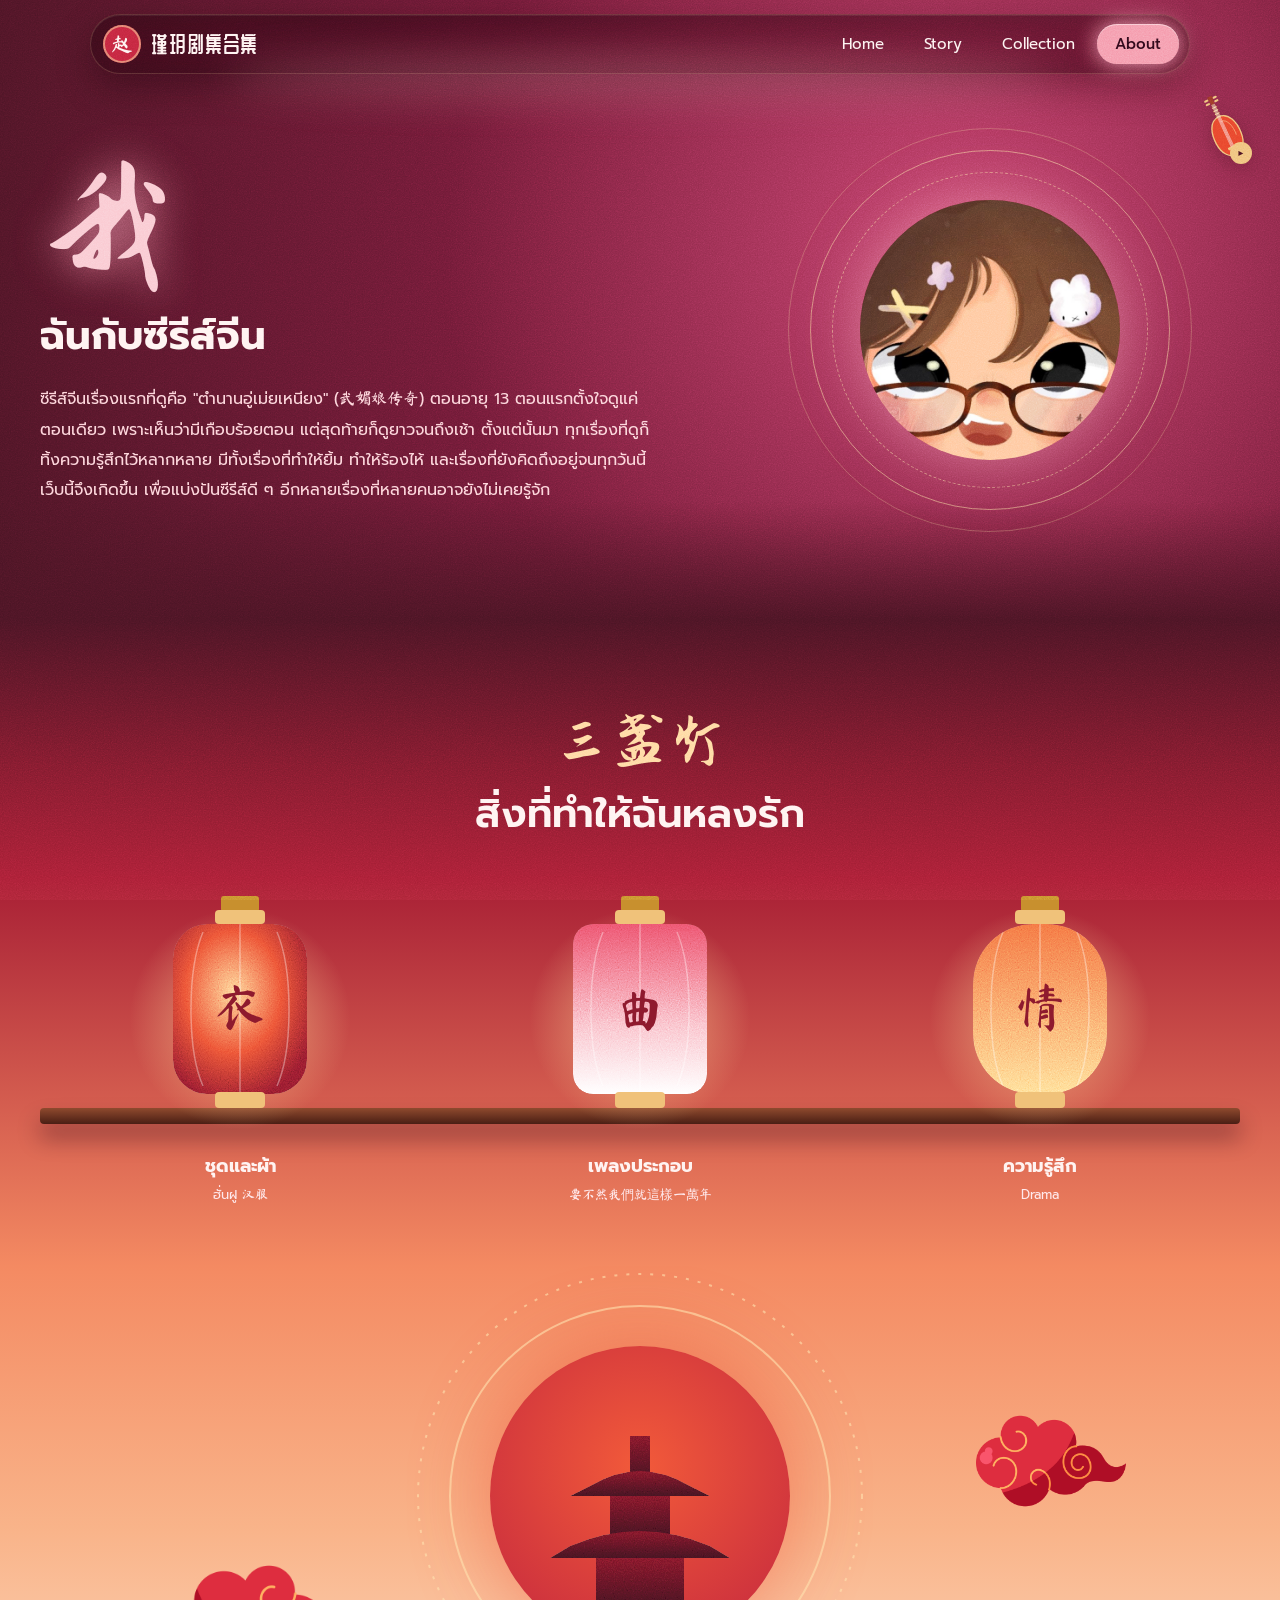
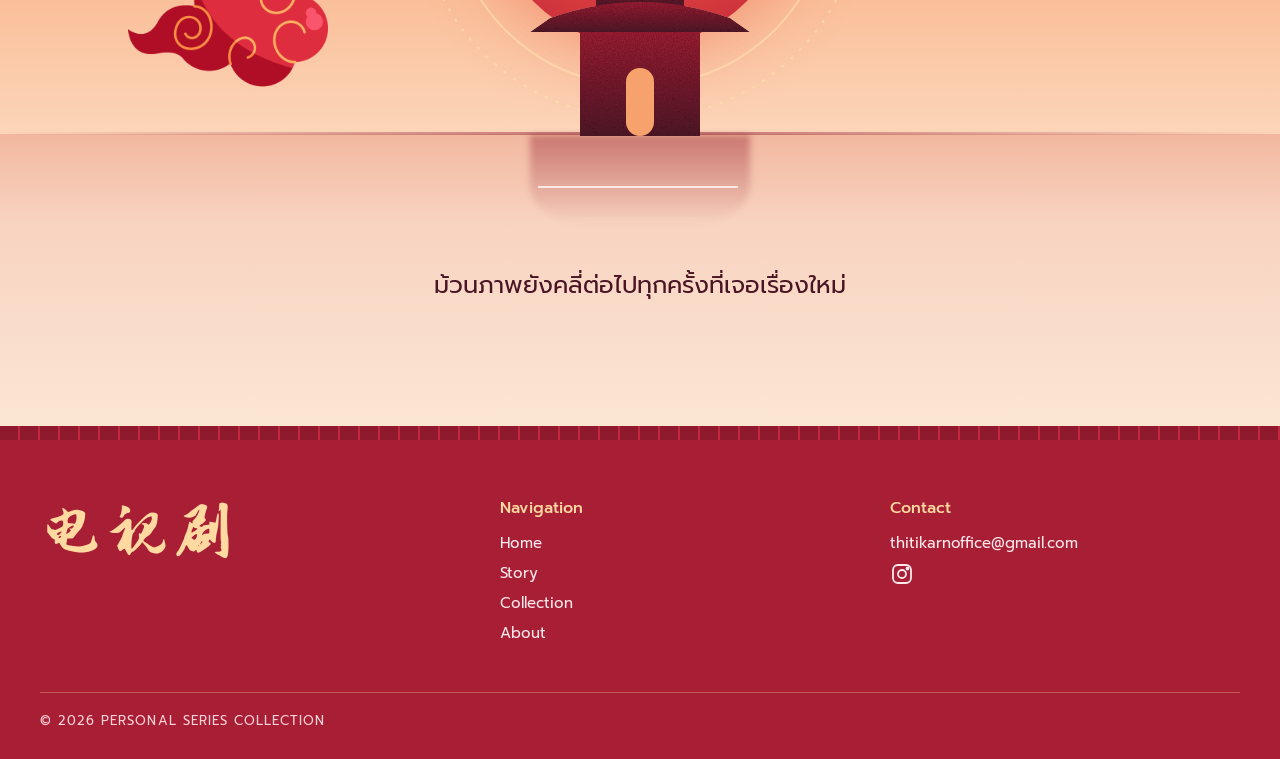
<file: about.html>
<!DOCTYPE html>
<html lang="th">
<head>
  <meta charset="UTF-8">
  <meta name="viewport" content="width=device-width, initial-scale=1.0">
  <title>About · 瑾玥剧集合集</title>

  <link rel="icon" href="data:image/svg+xml,%3Csvg xmlns=%27http://www.w3.org/2000/svg%27 viewBox=%270 0 64 64%27%3E%3Ccircle cx=%2732%27 cy=%2732%27 r=%2730%27 fill=%27%23C3263E%27 stroke=%27%23FFD9A0%27 stroke-width=%273%27/%3E%3Ctext x=%2732%27 y=%2744%27 font-size=%2734%27 text-anchor=%27middle%27 fill=%27%23FFF3F1%27 font-family=%27serif%27%3E%E8%B5%B5%3C/text%3E%3C/svg%3E">

  <!-- ฟอนต์ -->
  <link rel="preconnect" href="https://fonts.googleapis.com">
  <link rel="preconnect" href="https://fonts.gstatic.com" crossorigin>
  <link href="https://fonts.googleapis.com/css2?family=Ma+Shan+Zheng&family=Noto+Sans+Thai:wght@400;500;600&family=Prompt:wght@300;400;500;600;700&family=ZCOOL+QingKe+HuangYou&family=Zhi+Mang+Xing&display=swap" rel="stylesheet">

  <!-- สไตล์ -->
  <link rel="stylesheet" href="css/style.css">
</head>
<body>

  <!-- ส่วนหัว -->
  <header class="site-header">
    <!-- โลโก้ -->
    <a class="logo" href="index.html">
      <span class="logo-seal">赵</span>
      <span class="logo-name">瑾玥剧集合集</span>
    </a>

    <!-- ปุ่มเมนูมือถือ -->
    <button class="menu-btn" aria-label="เมนู">
      <span></span><span></span><span></span>
    </button>

    <!-- เมนู -->
    <nav class="nav">
      <span class="nav-bead" aria-hidden="true"></span>
      <a href="index.html" data-color="#F0C27A">Home</a>
      <a href="story.html" data-color="#F58A6E">Story</a>
      <a href="collection.html" data-color="#FF7A5C">Collection</a>
      <a href="about.html" data-color="#F59AAC" class="active">About</a>
    </nav>
  </header>

  <!-- เพลง -->
  <audio id="bgm" src="audio/theme.mp3" loop preload="auto"></audio>
  <button class="music-btn" id="music-btn" aria-label="เปิด/หยุดเพลง" title="เปิด/หยุดเพลง">
    <!-- ผีผา -->
    <svg viewBox="0 0 40 80" aria-hidden="true">
      <!-- หัว -->
      <path d="M17 2 H23 L22 12 H18Z" fill="#9C3A28"/>
      <rect x="12" y="4" width="5" height="2.4" rx="1" fill="#F0C27A"/>
      <rect x="23" y="4" width="5" height="2.4" rx="1" fill="#F0C27A"/>
      <rect x="12" y="8.5" width="5" height="2.4" rx="1" fill="#F0C27A"/>
      <rect x="23" y="8.5" width="5" height="2.4" rx="1" fill="#F0C27A"/>
      <!-- คอ -->
      <rect x="17.5" y="12" width="5" height="20" fill="#9C3A28"/>
      <path d="M17 16 H23 M17 20 H23 M17 24 H23 M17 28 H23" stroke="#F0C27A" stroke-width="1.2"/>
      <!-- ตัว -->
      <path d="M20 28 C33 28 37 44 36 56 C35 70 28 77 20 77 C12 77 5 70 4 56 C3 44 7 28 20 28Z" fill="#E8452C" stroke="#F0C27A" stroke-width="1.5"/>
      <path d="M20 34 C28 34 31 46 30 56" fill="none" stroke="#FFD9A0" stroke-width="1" opacity=".5"/>
      <rect x="14" y="66" width="12" height="3" rx="1" fill="#F0C27A"/>
      <!-- สาย -->
      <path d="M18.4 12 V67 M19.5 12 V67 M20.5 12 V67 M21.6 12 V67" stroke="#FFF3F1" stroke-width=".5"/>
    </svg>
    <span class="music-icon">❚❚</span>
  </button>

  <!-- สีไล่และเกรน -->
  <svg width="0" height="0" style="position: absolute" aria-hidden="true">
    <defs>
      <filter id="grain" x="0" y="0" width="100%" height="100%">
        <feTurbulence type="fractalNoise" baseFrequency=".9" numOctaves="3" seed="5" result="n"/>
        <feColorMatrix in="n" type="saturate" values="0" result="g"/>
        <feComposite in="g" in2="SourceGraphic" operator="in" result="gi"/>
        <feBlend in="gi" in2="SourceGraphic" mode="overlay" result="b"/>
        <feComposite in="b" in2="SourceGraphic" operator="in"/>
      </filter>
      <radialGradient id="lanA" cx=".45" cy=".4" r=".65"><stop offset="0" stop-color="#FFD9A0"/><stop offset=".55" stop-color="#EE5A3A"/><stop offset="1" stop-color="#A11F33"/></radialGradient>
      <linearGradient id="lanB" x1="0" y1="0" x2="0" y2="1"><stop offset="0" stop-color="#EE5A76"/><stop offset=".6" stop-color="#FAC9D1"/><stop offset="1" stop-color="#FFFFFF"/></linearGradient>
      <linearGradient id="lanC" x1="0" y1="0" x2="0" y2="1"><stop offset="0" stop-color="#F57E48"/><stop offset="1" stop-color="#FFE2A0"/></linearGradient>
      <linearGradient id="wood" x1="0" y1="0" x2="0" y2="1"><stop offset="0" stop-color="#9C3A28"/><stop offset="1" stop-color="#5A1A14"/></linearGradient>
      <linearGradient id="pag" x1="0" y1="0" x2="0" y2="1"><stop offset="0" stop-color="#8F1A2E"/><stop offset="1" stop-color="#4A1424"/></linearGradient>
      <!-- กรอบโคม -->
      <clipPath id="clipA"><rect x="8" y="28" width="134" height="170" rx="34"/></clipPath>
      <clipPath id="clipB"><rect x="8" y="28" width="134" height="170" rx="20"/></clipPath>
      <clipPath id="clipC"><rect x="8" y="28" width="134" height="170" rx="60"/></clipPath>
    </defs>
  </svg>

  <!-- แบนเนอร์ -->
  <section class="ab-hero">
    <div class="container ab-grid">
      <!-- แนะนำตัว -->
      <div>
        <p class="wo rise">我</p>
        <h1 class="rise d1">ฉันกับซีรีส์จีน</h1>
        <p class="bio rise d2">ซีรีส์จีนเรื่องแรกที่ดูคือ "ตำนานอู่เม่ยเหนียง" (武媚娘传奇) ตอนอายุ 13 ตอนแรกตั้งใจดูแค่ตอนเดียว เพราะเห็นว่ามีเกือบร้อยตอน แต่สุดท้ายก็ดูยาวจนถึงเช้า ตั้งแต่นั้นมา ทุกเรื่องที่ดูก็ทิ้งความรู้สึกไว้หลากหลาย มีทั้งเรื่องที่ทำให้ยิ้ม ทำให้ร้องไห้ และเรื่องที่ยังคิดถึงอยู่จนทุกวันนี้ เว็บนี้จึงเกิดขึ้น เพื่อแบ่งปันซีรีส์ดี ๆ อีกหลายเรื่องที่หลายคนอาจยังไม่เคยรู้จัก</p>
      </div>

      <!-- รูปโปรไฟล์ -->
      <div class="moon rise d2">
        <span></span><span></span><span></span>
        <img src="images/about-portrait.jpg" alt="รูปการ์ตูนของฉัน">
      </div>
    </div>
  </section>

  <!-- สามโคม -->
  <section class="three">
    <div class="container">
      <div class="sec-title reveal">
        <p class="cn">三盏灯</p>
        <h2>สิ่งที่ทำให้ฉันหลงรัก</h2>
      </div>

      <div class="shelf-wrap reveal">
        <div class="shelf-lans">
          <div class="shelf-lan">
            <div class="halo"></div>
            <svg viewBox="0 0 150 212" aria-hidden="true">
              <rect x="56" y="0" width="38" height="16" rx="3" fill="#C8902E"/>
              <rect x="50" y="14" width="50" height="14" rx="4" fill="#F0C27A"/>
              <g filter="url(#grain)">
                <rect x="8" y="28" width="134" height="170" rx="34" fill="url(#lanA)"/>
              </g>
              <path d="M75 28 V198 M38 36 C22 74 22 154 38 190 M112 36 C128 74 128 154 112 190" stroke="#FFFFFF" stroke-width="1.5" fill="none" opacity=".35" clip-path="url(#clipA)"/>
              <rect x="50" y="196" width="50" height="16" rx="4" fill="#F0C27A"/>
            </svg>
            <span class="zh">衣</span>
          </div>
          <div class="shelf-lan">
            <div class="halo"></div>
            <svg viewBox="0 0 150 212" aria-hidden="true">
              <rect x="56" y="0" width="38" height="16" rx="3" fill="#C8902E"/>
              <rect x="50" y="14" width="50" height="14" rx="4" fill="#F0C27A"/>
              <g filter="url(#grain)">
                <rect x="8" y="28" width="134" height="170" rx="20" fill="url(#lanB)"/>
              </g>
              <path d="M75 28 V198 M38 36 C22 74 22 154 38 190 M112 36 C128 74 128 154 112 190" stroke="#FFFFFF" stroke-width="1.5" fill="none" opacity=".35" clip-path="url(#clipB)"/>
              <rect x="50" y="196" width="50" height="16" rx="4" fill="#F0C27A"/>
            </svg>
            <span class="zh">曲</span>
          </div>
          <div class="shelf-lan">
            <div class="halo"></div>
            <svg viewBox="0 0 150 212" aria-hidden="true">
              <rect x="56" y="0" width="38" height="16" rx="3" fill="#C8902E"/>
              <rect x="50" y="14" width="50" height="14" rx="4" fill="#F0C27A"/>
              <g filter="url(#grain)">
                <rect x="8" y="28" width="134" height="170" rx="60" fill="url(#lanC)"/>
              </g>
              <path d="M75 28 V198 M38 36 C22 74 22 154 38 190 M112 36 C128 74 128 154 112 190" stroke="#FFFFFF" stroke-width="1.5" fill="none" opacity=".35" clip-path="url(#clipC)"/>
              <rect x="50" y="196" width="50" height="16" rx="4" fill="#F0C27A"/>
            </svg>
            <span class="zh">情</span>
          </div>
        </div>
        <div class="shelf"></div>
        <div class="shelf-caps">
          <div><h3>ชุดและผ้า</h3><p>ฮั่นฝู 汉服</p></div>
          <div><h3>เพลงประกอบ</h3><p>要不然我們就這樣一萬年</p></div>
          <div><h3>ความรู้สึก</h3><p>Drama</p></div>
        </div>
      </div>
    </div>
  </section>

  <!-- ปิดท้าย -->
  <section class="closing">
    <!-- พระอาทิตย์ -->
    <div class="sun"></div>
    <svg class="ring" viewBox="0 0 520 520" aria-hidden="true">
      <g fill="none" stroke="#FFE3B0" stroke-width="2">
        <circle cx="260" cy="260" r="190"/>
        <circle cx="260" cy="260" r="222" stroke-dasharray="3 9"/>
      </g>
    </svg>

    <!-- เมฆ -->
    <div class="cloud l"><img src="images/about-cloud.png" alt=""></div>
    <div class="cloud r"><img src="images/about-cloud.png" alt=""></div>

    <!-- พื้นและเงาน้ำ -->
    <div class="ground"></div>
    <div class="horizon"></div>
    <div class="reflect"></div>
    <div class="ripple"></div>

    <!-- เจดีย์ -->
    <svg class="pagoda" viewBox="0 0 220 300" aria-hidden="true">
      <g fill="url(#pag)" filter="url(#grain)">
        <rect x="100" y="0" width="20" height="44"/>
        <path d="M60 50 Q110 20 160 50 L180 60 H40Z"/>
        <rect x="80" y="60" width="60" height="40"/>
        <path d="M40 110 Q110 80 180 110 L200 122 H20Z"/>
        <rect x="66" y="122" width="88" height="50"/>
        <path d="M20 182 Q110 150 200 182 L220 196 H0Z"/>
        <rect x="50" y="196" width="120" height="104"/>
      </g>
      <rect x="96" y="232" width="28" height="68" rx="14" fill="#F7A26C"/>
    </svg>

    <p class="reveal">ม้วนภาพยังคลี่ต่อไปทุกครั้งที่เจอเรื่องใหม่</p>
  </section>

  <!-- ส่วนท้าย -->
  <footer class="site-footer">
    <div class="container footer-grid">
      <!-- โลโก้ท้าย -->
      <p class="footer-logo">电视剧</p>

      <!-- เมนูท้าย -->
      <div class="footer-col">
        <h4>Navigation</h4>
        <a href="index.html">Home</a>
        <a href="story.html">Story</a>
        <a href="collection.html">Collection</a>
        <a href="about.html">About</a>
      </div>

      <!-- ติดต่อ -->
      <div class="footer-col">
        <h4>Contact</h4>
        <a href="mailto:thitikarnoffice@gmail.com">thitikarnoffice@gmail.com</a>
        <a class="ig" href="https://www.instagram.com/" target="_blank" rel="noopener" aria-label="Instagram">
          <svg viewBox="0 0 24 24" width="24" height="24" fill="none" stroke="currentColor" stroke-width="1.8"><rect x="3" y="3" width="18" height="18" rx="5"/><circle cx="12" cy="12" r="4"/><circle cx="17.5" cy="6.5" r="1" fill="currentColor"/></svg>
        </a>
      </div>
    </div>

    <!-- ลิขสิทธิ์ -->
    <p class="container footer-copy">© 2026 PERSONAL SERIES COLLECTION</p>
  </footer>

  <!-- สคริปต์ -->
  <script src="js/script.js"></script>
</body>
</html>
</file>
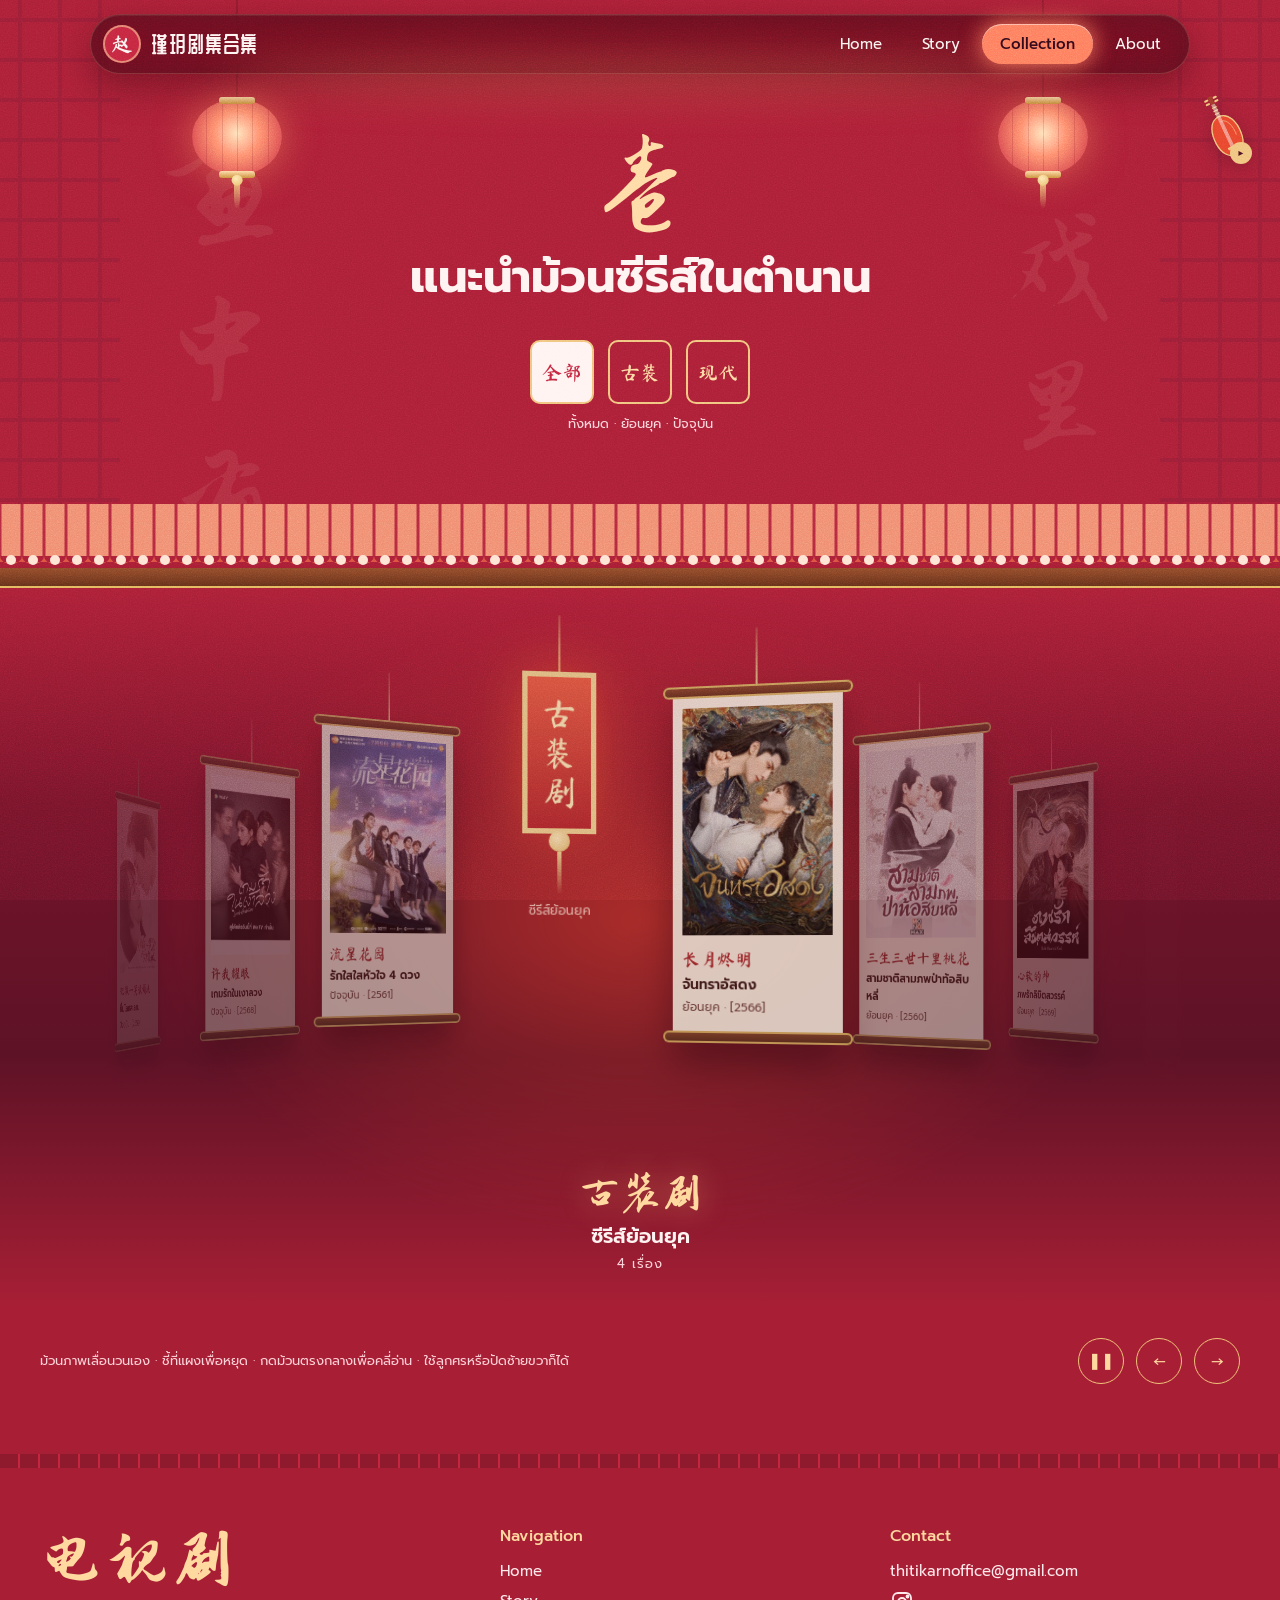
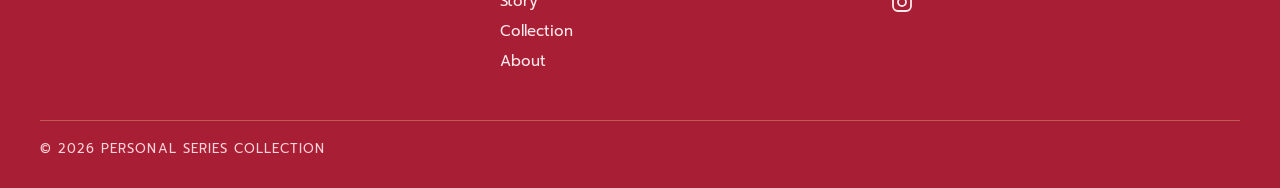
<file: collection.html>
<!DOCTYPE html>
<html lang="th">
<head>
  <meta charset="UTF-8">
  <meta name="viewport" content="width=device-width, initial-scale=1.0">
  <title>Collection · 瑾玥剧集合集</title>

  <link rel="icon" href="data:image/svg+xml,%3Csvg xmlns=%27http://www.w3.org/2000/svg%27 viewBox=%270 0 64 64%27%3E%3Ccircle cx=%2732%27 cy=%2732%27 r=%2730%27 fill=%27%23C3263E%27 stroke=%27%23FFD9A0%27 stroke-width=%273%27/%3E%3Ctext x=%2732%27 y=%2744%27 font-size=%2734%27 text-anchor=%27middle%27 fill=%27%23FFF3F1%27 font-family=%27serif%27%3E%E8%B5%B5%3C/text%3E%3C/svg%3E">

  <!-- ฟอนต์ -->
  <link rel="preconnect" href="https://fonts.googleapis.com">
  <link rel="preconnect" href="https://fonts.gstatic.com" crossorigin>
  <link href="https://fonts.googleapis.com/css2?family=Ma+Shan+Zheng&family=Noto+Sans+Thai:wght@400;500;600&family=Prompt:wght@300;400;500;600;700&family=ZCOOL+QingKe+HuangYou&family=Zhi+Mang+Xing&display=swap" rel="stylesheet">

  <!-- สไตล์ -->
  <link rel="stylesheet" href="css/style.css">
</head>
<body>

  <!-- ส่วนหัว -->
  <header class="site-header">
    <!-- โลโก้ -->
    <a class="logo" href="index.html">
      <span class="logo-seal">赵</span>
      <span class="logo-name">瑾玥剧集合集</span>
    </a>

    <!-- ปุ่มเมนูมือถือ -->
    <button class="menu-btn" aria-label="เมนู">
      <span></span><span></span><span></span>
    </button>

    <!-- เมนู -->
    <nav class="nav">
      <span class="nav-bead" aria-hidden="true"></span>
      <a href="index.html" data-color="#F0C27A">Home</a>
      <a href="story.html" data-color="#F58A6E">Story</a>
      <a href="collection.html" data-color="#FF7A5C" class="active">Collection</a>
      <a href="about.html" data-color="#F59AAC">About</a>
    </nav>
  </header>

  <!-- เพลง -->
  <audio id="bgm" src="audio/theme.mp3" loop preload="auto"></audio>
  <button class="music-btn" id="music-btn" aria-label="เปิด/หยุดเพลง" title="เปิด/หยุดเพลง">
    <!-- ผีผา -->
    <svg viewBox="0 0 40 80" aria-hidden="true">
      <!-- หัว -->
      <path d="M17 2 H23 L22 12 H18Z" fill="#9C3A28"/>
      <rect x="12" y="4" width="5" height="2.4" rx="1" fill="#F0C27A"/>
      <rect x="23" y="4" width="5" height="2.4" rx="1" fill="#F0C27A"/>
      <rect x="12" y="8.5" width="5" height="2.4" rx="1" fill="#F0C27A"/>
      <rect x="23" y="8.5" width="5" height="2.4" rx="1" fill="#F0C27A"/>
      <!-- คอ -->
      <rect x="17.5" y="12" width="5" height="20" fill="#9C3A28"/>
      <path d="M17 16 H23 M17 20 H23 M17 24 H23 M17 28 H23" stroke="#F0C27A" stroke-width="1.2"/>
      <!-- ตัว -->
      <path d="M20 28 C33 28 37 44 36 56 C35 70 28 77 20 77 C12 77 5 70 4 56 C3 44 7 28 20 28Z" fill="#E8452C" stroke="#F0C27A" stroke-width="1.5"/>
      <path d="M20 34 C28 34 31 46 30 56" fill="none" stroke="#FFD9A0" stroke-width="1" opacity=".5"/>
      <rect x="14" y="66" width="12" height="3" rx="1" fill="#F0C27A"/>
      <!-- สาย -->
      <path d="M18.4 12 V67 M19.5 12 V67 M20.5 12 V67 M21.6 12 V67" stroke="#FFF3F1" stroke-width=".5"/>
    </svg>
    <span class="music-icon">❚❚</span>
  </button>

  <main class="col-page">
    <!-- แบนเนอร์ -->
    <section class="col-hero">
      <!-- ลายฉลุ -->
      <div class="lattice l"></div>
      <div class="lattice r"></div>

      <!-- ตัวอักษรจาง -->
      <span class="watermark vt l">画中有戏</span>
      <span class="watermark vt r">戏里人间</span>

      <!-- โคม -->
      <div class="lantern l">
        <span class="lantern-body"></span>
        <span class="lantern-tassel"></span>
      </div>
      <div class="lantern r slow">
        <span class="lantern-body"></span>
        <span class="lantern-tassel"></span>
      </div>

      <!-- หัวข้อ -->
      <p class="juan rise">卷</p>
      <h1 class="rise d1">แนะนำม้วนซีรีส์ในตำนาน</h1>

      <!-- ปุ่มกรอง -->
      <div class="filters rise d2">
        <button class="filter-btn active" data-filter="all">全部</button>
        <button class="filter-btn" data-filter="old">古装</button>
        <button class="filter-btn" data-filter="new">现代</button>
      </div>
      <p class="filter-note rise d2">ทั้งหมด · ย้อนยุค · ปัจจุบัน</p>
    </section>

    <!-- หลังคา -->
    <svg class="tiles" aria-hidden="true">
      <defs>
        <pattern id="tiles" width="44" height="64" patternUnits="userSpaceOnUse">
          <rect width="44" height="52" fill="#F08A6E"/>
          <path d="M0 0 V52 M22 0 V52 M44 0 V52" stroke="#B3283D" stroke-width="3"/>
          <path d="M0 52 A11 8 0 0 0 22 52 A11 8 0 0 0 44 52 V58 H0Z" fill="#D9503E"/>
          <circle cx="11" cy="56" r="5" fill="#FFE3D2"/>
          <circle cx="33" cy="56" r="5" fill="#FFE3D2"/>
        </pattern>
      </defs>
      <rect width="100%" height="64" fill="url(#tiles)"/>
    </svg>
    <div class="beam"></div>

    <!-- บอร์ดม้วนภาพ -->
    <section class="board">
      <!-- แสงหลังม้วน -->
      <div class="board-glow"></div>

      <div class="stage">
        <!-- ป้ายย้อนยุค -->
        <div class="hang-item group-sign" data-type="old" data-color="#E8452C" data-cn="古装剧" data-th="ซีรีส์ย้อนยุค">
          <div class="string"></div>
          <div class="sign"><span class="vt">古装剧</span></div>
          <div class="bead"></div>
          <div class="tail"></div>
          <small>ซีรีส์ย้อนยุค</small>
        </div>
        <div class="hang-item" data-id="changyue" data-type="old" data-color="#E8452C">
          <div class="string"></div>
          <a class="scroll-link" href="detail.html?id=changyue">
            <div class="scrollcard">
              <div class="rod"></div>
              <div class="paper">
                <img src="images/poster-changyue.jpg" alt="โปสเตอร์ จันทราอัสดง">
                <p class="cn">长月烬明</p>
                <p class="th">จันทราอัสดง</p>
                <p class="meta">ย้อนยุค · [2566]</p>
              </div>
              <div class="rod"></div>
            </div>
          </a>
        </div>
        <div class="hang-item" data-id="sansheng" data-type="old" data-color="#F59AAC">
          <div class="string"></div>
          <a class="scroll-link" href="detail.html?id=sansheng">
            <div class="scrollcard">
              <div class="rod"></div>
              <div class="paper">
                <img src="images/poster-sansheng.jpg" alt="โปสเตอร์ สามชาติสามภพป่าท้อสิบหลี่">
                <p class="cn">三生三世十里桃花</p>
                <p class="th">สามชาติสามภพป่าท้อสิบหลี่</p>
                <p class="meta">ย้อนยุค · [2560]</p>
              </div>
              <div class="rod"></div>
            </div>
          </a>
        </div>
        <div class="hang-item" data-id="xinruan" data-type="old" data-color="#9B6BE0">
          <div class="string"></div>
          <a class="scroll-link" href="detail.html?id=xinruan">
            <div class="scrollcard">
              <div class="rod"></div>
              <div class="paper">
                <img src="images/poster-xinruan.jpg" alt="โปสเตอร์ ภพรักลิขิตสวรรค์">
                <p class="cn">心软的神</p>
                <p class="th">ภพรักลิขิตสวรรค์</p>
                <p class="meta">ย้อนยุค · [2569]</p>
              </div>
              <div class="rod"></div>
            </div>
          </a>
        </div>
        <div class="hang-item" data-id="yunzhiyu" data-type="old" data-color="#4FB3A9">
          <div class="string"></div>
          <a class="scroll-link" href="detail.html?id=yunzhiyu">
            <div class="scrollcard">
              <div class="rod"></div>
              <div class="paper">
                <img src="images/poster-yunzhiyu.jpg" alt="โปสเตอร์ เหนือเมฆาชะตาลิขิต">
                <p class="cn">云之羽</p>
                <p class="th">เหนือเมฆาชะตาลิขิต</p>
                <p class="meta">ย้อนยุค · [2566]</p>
              </div>
              <div class="rod"></div>
            </div>
          </a>
        </div>
        <!-- ป้ายปัจจุบัน -->
        <div class="hang-item group-sign" data-type="new" data-color="#F2846A" data-cn="现代剧" data-th="ซีรีส์ยุคปัจจุบัน">
          <div class="string"></div>
          <div class="sign"><span class="vt">现代剧</span></div>
          <div class="bead"></div>
          <div class="tail"></div>
          <small>ซีรีส์ยุคปัจจุบัน</small>
        </div>
        <div class="hang-item" data-id="weiwei" data-type="new" data-color="#F2846A">
          <div class="string"></div>
          <a class="scroll-link" href="detail.html?id=weiwei">
            <div class="scrollcard">
              <div class="rod"></div>
              <div class="paper">
                <img src="images/poster-weiwei.jpg" alt="โปสเตอร์ ยิ้มโลกละลาย">
                <p class="cn">微微一笑很倾城</p>
                <p class="th">ยิ้มโลกละลาย</p>
                <p class="meta">ปัจจุบัน · [2559]</p>
              </div>
              <div class="rod"></div>
            </div>
          </a>
        </div>
        <div class="hang-item" data-id="xuwo" data-type="new" data-color="#E9B949">
          <div class="string"></div>
          <a class="scroll-link" href="detail.html?id=xuwo">
            <div class="scrollcard">
              <div class="rod"></div>
              <div class="paper">
                <img src="images/poster-xuwo.jpg" alt="โปสเตอร์ เกมรักในเงาลวง">
                <p class="cn">许我耀眼</p>
                <p class="th">เกมรักในเงาลวง</p>
                <p class="meta">ปัจจุบัน · [2568]</p>
              </div>
              <div class="rod"></div>
            </div>
          </a>
        </div>
        <div class="hang-item" data-id="liuxing" data-type="new" data-color="#6B9BEF">
          <div class="string"></div>
          <a class="scroll-link" href="detail.html?id=liuxing">
            <div class="scrollcard">
              <div class="rod"></div>
              <div class="paper">
                <img src="images/poster-liuxing.jpg" alt="โปสเตอร์ รักใสใสหัวใจ 4 ดวง">
                <p class="cn">流星花园</p>
                <p class="th">รักใสใสหัวใจ 4 ดวง</p>
                <p class="meta">ปัจจุบัน · [2561]</p>
              </div>
              <div class="rod"></div>
            </div>
          </a>
        </div>
      </div>

      <!-- ชื่อเรื่อง -->
      <div class="board-info">
        <p class="cn" id="b-cn"></p>
        <p class="th" id="b-th"></p>
        <p class="meta" id="b-meta"></p>
      </div>

      <!-- แผงข้อมูล -->
      <aside class="focus-panel" id="focus">
        <button class="focus-close" id="focus-close" aria-label="ปิด">×</button>
        <p class="cn" id="f-cn"></p>
        <h2 id="f-th"></h2>
        <p class="meta" id="f-meta"></p>
        <p class="syn" id="f-syn"></p>
        <a class="btn btn-cream" id="f-link" href="#">ดูรายละเอียด <svg width="16" height="16" viewBox="0 0 24 24" fill="none" stroke="currentColor" stroke-width="2"><path d="M5 12h14M13 6l6 6-6 6"/></svg></a>
      </aside>
    </section>

    <!-- ปุ่มควบคุม -->
    <div class="container board-bar">
      <p>ม้วนภาพเลื่อนวนเอง · ชี้ที่แผงเพื่อหยุด · กดม้วนตรงกลางเพื่อคลี่อ่าน · ใช้ลูกศรหรือปัดซ้ายขวาก็ได้</p>
      <div class="ctrls">
        <button class="ctrl" id="pause" aria-label="หยุดเลื่อนอัตโนมัติ">❚❚</button>
        <button class="ctrl" id="prev" aria-label="ก่อนหน้า">←</button>
        <button class="ctrl" id="next" aria-label="ถัดไป">→</button>
      </div>
    </div>
  </main>

  <!-- ส่วนท้าย -->
  <footer class="site-footer">
    <div class="container footer-grid">
      <!-- โลโก้ท้าย -->
      <p class="footer-logo">电视剧</p>

      <!-- เมนูท้าย -->
      <div class="footer-col">
        <h4>Navigation</h4>
        <a href="index.html">Home</a>
        <a href="story.html">Story</a>
        <a href="collection.html">Collection</a>
        <a href="about.html">About</a>
      </div>

      <!-- ติดต่อ -->
      <div class="footer-col">
        <h4>Contact</h4>
        <a href="mailto:thitikarnoffice@gmail.com">thitikarnoffice@gmail.com</a>
        <a class="ig" href="https://www.instagram.com/" target="_blank" rel="noopener" aria-label="Instagram">
          <svg viewBox="0 0 24 24" width="24" height="24" fill="none" stroke="currentColor" stroke-width="1.8"><rect x="3" y="3" width="18" height="18" rx="5"/><circle cx="12" cy="12" r="4"/><circle cx="17.5" cy="6.5" r="1" fill="currentColor"/></svg>
        </a>
      </div>
    </div>

    <!-- ลิขสิทธิ์ -->
    <p class="container footer-copy">© 2026 PERSONAL SERIES COLLECTION</p>
  </footer>

  <!-- สคริปต์ -->
  <script src="js/script.js"></script>
</body>
</html>
</file>
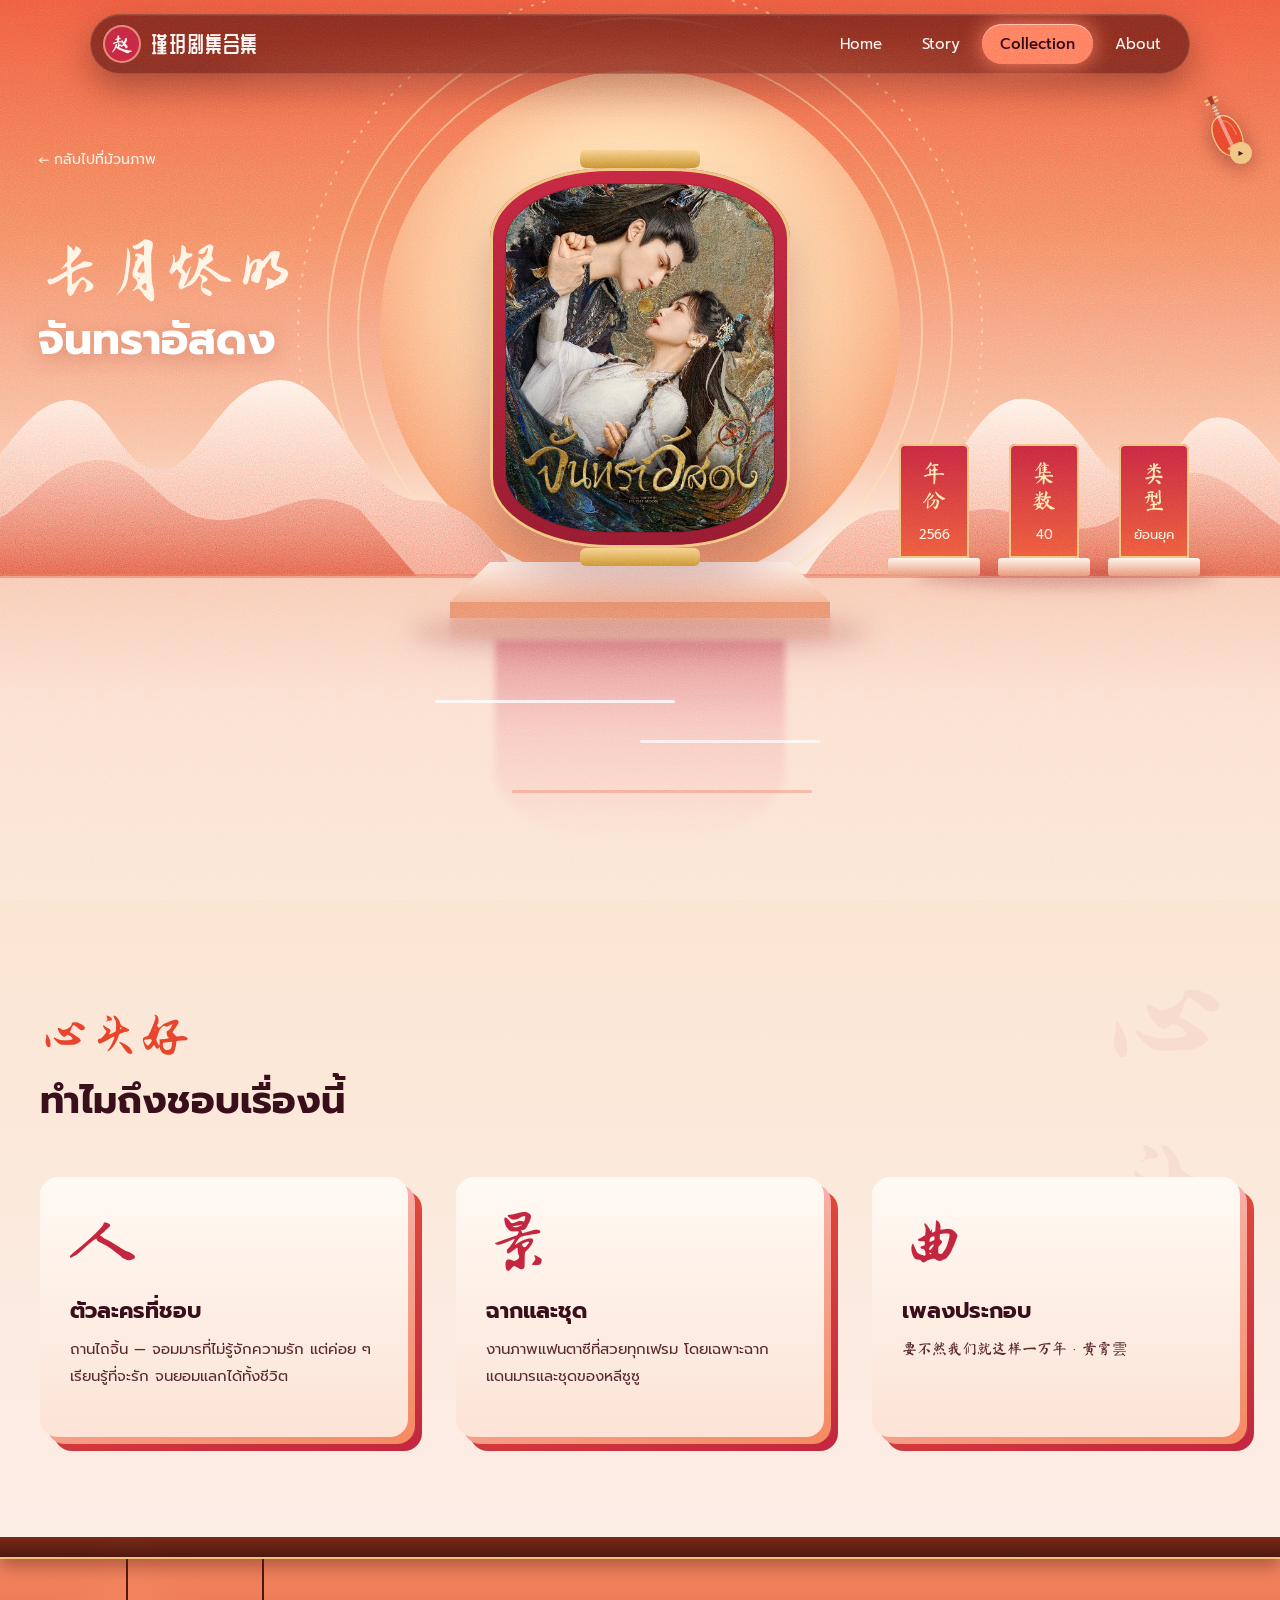
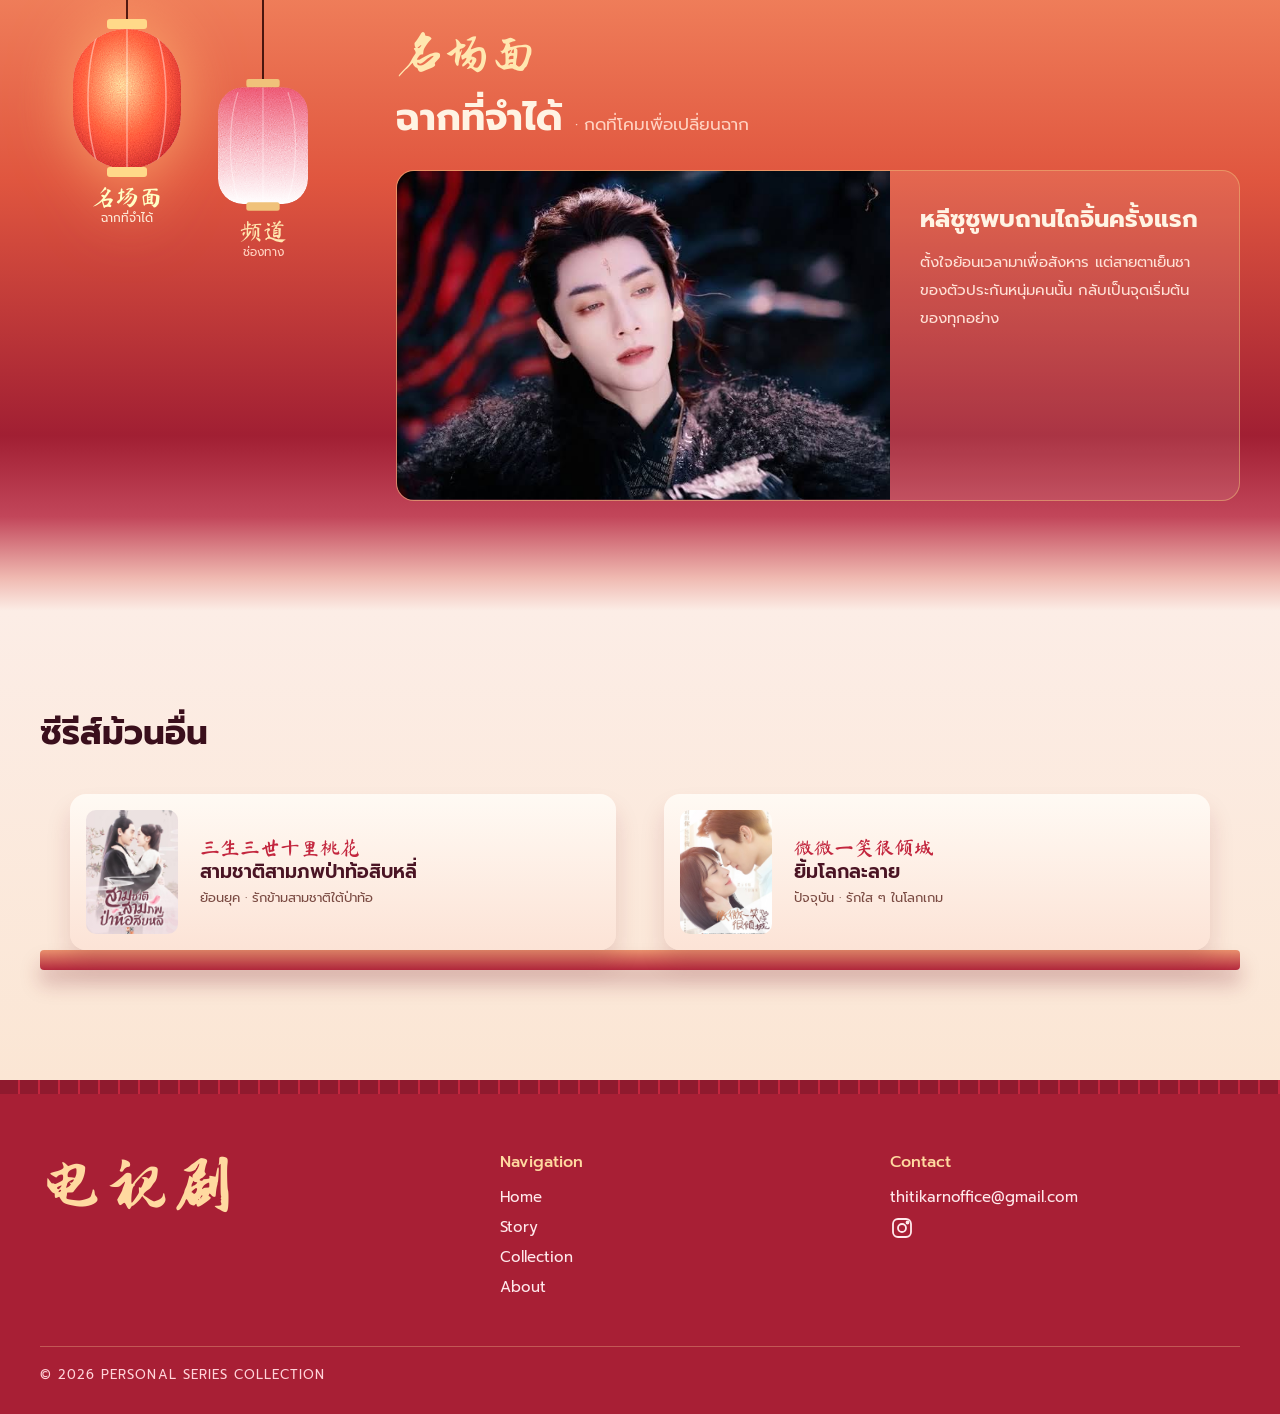
<file: detail.html>
<!DOCTYPE html>
<html lang="th">
<head>
  <meta charset="UTF-8">
  <meta name="viewport" content="width=device-width, initial-scale=1.0">
  <title>Detail · 瑾玥剧集合集</title>

  <link rel="icon" href="data:image/svg+xml,%3Csvg xmlns=%27http://www.w3.org/2000/svg%27 viewBox=%270 0 64 64%27%3E%3Ccircle cx=%2732%27 cy=%2732%27 r=%2730%27 fill=%27%23C3263E%27 stroke=%27%23FFD9A0%27 stroke-width=%273%27/%3E%3Ctext x=%2732%27 y=%2744%27 font-size=%2734%27 text-anchor=%27middle%27 fill=%27%23FFF3F1%27 font-family=%27serif%27%3E%E8%B5%B5%3C/text%3E%3C/svg%3E">

  <!-- ฟอนต์ -->
  <link rel="preconnect" href="https://fonts.googleapis.com">
  <link rel="preconnect" href="https://fonts.gstatic.com" crossorigin>
  <link href="https://fonts.googleapis.com/css2?family=Ma+Shan+Zheng&family=Noto+Sans+Thai:wght@400;500;600&family=Prompt:wght@300;400;500;600;700&family=ZCOOL+QingKe+HuangYou&family=Zhi+Mang+Xing&display=swap" rel="stylesheet">

  <!-- สไตล์ -->
  <link rel="stylesheet" href="css/style.css">
</head>
<body>

  <!-- ส่วนหัว -->
  <header class="site-header">
    <!-- โลโก้ -->
    <a class="logo" href="index.html">
      <span class="logo-seal">赵</span>
      <span class="logo-name">瑾玥剧集合集</span>
    </a>

    <!-- ปุ่มเมนูมือถือ -->
    <button class="menu-btn" aria-label="เมนู">
      <span></span><span></span><span></span>
    </button>

    <!-- เมนู -->
    <nav class="nav">
      <span class="nav-bead" aria-hidden="true"></span>
      <a href="index.html" data-color="#F0C27A">Home</a>
      <a href="story.html" data-color="#F58A6E">Story</a>
      <a href="collection.html" data-color="#FF7A5C" class="active">Collection</a>
      <a href="about.html" data-color="#F59AAC">About</a>
    </nav>
  </header>

  <!-- เพลง -->
  <audio id="bgm" src="audio/theme.mp3" loop preload="auto"></audio>
  <button class="music-btn" id="music-btn" aria-label="เปิด/หยุดเพลง" title="เปิด/หยุดเพลง">
    <!-- ผีผา -->
    <svg viewBox="0 0 40 80" aria-hidden="true">
      <!-- หัว -->
      <path d="M17 2 H23 L22 12 H18Z" fill="#9C3A28"/>
      <rect x="12" y="4" width="5" height="2.4" rx="1" fill="#F0C27A"/>
      <rect x="23" y="4" width="5" height="2.4" rx="1" fill="#F0C27A"/>
      <rect x="12" y="8.5" width="5" height="2.4" rx="1" fill="#F0C27A"/>
      <rect x="23" y="8.5" width="5" height="2.4" rx="1" fill="#F0C27A"/>
      <!-- คอ -->
      <rect x="17.5" y="12" width="5" height="20" fill="#9C3A28"/>
      <path d="M17 16 H23 M17 20 H23 M17 24 H23 M17 28 H23" stroke="#F0C27A" stroke-width="1.2"/>
      <!-- ตัว -->
      <path d="M20 28 C33 28 37 44 36 56 C35 70 28 77 20 77 C12 77 5 70 4 56 C3 44 7 28 20 28Z" fill="#E8452C" stroke="#F0C27A" stroke-width="1.5"/>
      <path d="M20 34 C28 34 31 46 30 56" fill="none" stroke="#FFD9A0" stroke-width="1" opacity=".5"/>
      <rect x="14" y="66" width="12" height="3" rx="1" fill="#F0C27A"/>
      <!-- สาย -->
      <path d="M18.4 12 V67 M19.5 12 V67 M20.5 12 V67 M21.6 12 V67" stroke="#FFF3F1" stroke-width=".5"/>
    </svg>
    <span class="music-icon">❚❚</span>
  </button>

  <!-- สีไล่และเกรน -->
  <svg width="0" height="0" style="position: absolute" aria-hidden="true">
    <defs>
      <filter id="grain" x="0" y="0" width="100%" height="100%">
        <feTurbulence type="fractalNoise" baseFrequency=".9" numOctaves="3" seed="5" result="n"/>
        <feColorMatrix in="n" type="saturate" values="0" result="g"/>
        <feComposite in="g" in2="SourceGraphic" operator="in" result="gi"/>
        <feBlend in="gi" in2="SourceGraphic" mode="overlay" result="b"/>
        <feComposite in="b" in2="SourceGraphic" operator="in"/>
      </filter>
      <linearGradient id="hillA" x1="0" y1="0" x2="0" y2="1"><stop offset="0" stop-color="#FFF1E6"/><stop offset="1" stop-color="#F4A48C"/></linearGradient>
      <linearGradient id="hillB" x1="0" y1="0" x2="0" y2="1"><stop offset="0" stop-color="#F7B9A4"/><stop offset="1" stop-color="#E0563F"/></linearGradient>
      <linearGradient id="ped" x1="0" y1="0" x2="0" y2="1"><stop offset="0" stop-color="#FFF4EA"/><stop offset="1" stop-color="#F2B395"/></linearGradient>
      <radialGradient id="lanD" cx=".45" cy=".4" r=".65"><stop offset="0" stop-color="#FFC08A"/><stop offset=".55" stop-color="#EE5A3A"/><stop offset="1" stop-color="#B8262A"/></radialGradient>
      <linearGradient id="lanP" x1="0" y1="0" x2="0" y2="1"><stop offset="0" stop-color="#EE5A76"/><stop offset=".55" stop-color="#F9C2CC"/><stop offset="1" stop-color="#FFFFFF"/></linearGradient>
      <!-- กรอบโคม -->
      <clipPath id="clipD"><rect x="6" y="10" width="108" height="140" rx="54"/></clipPath>
      <clipPath id="clipP"><rect x="6" y="10" width="108" height="140" rx="30"/></clipPath>
    </defs>
  </svg>

  <main id="detail">
    <!-- แบนเนอร์ -->
    <section class="dt-hero">
      <!-- พระอาทิตย์ -->
      <div class="dt-sun"></div>
      <svg class="dt-rings" viewBox="0 0 700 700" aria-hidden="true">
        <g fill="none" stroke="#FFE3B0" stroke-width="2">
          <circle cx="350" cy="350" r="282"/>
          <circle cx="350" cy="350" r="312"/>
          <circle cx="350" cy="350" r="342" stroke-dasharray="3 9"/>
        </g>
      </svg>

      <!-- ภูเขา -->
      <svg class="hill l" viewBox="0 0 560 220" filter="url(#grain)" aria-hidden="true">
        <path d="M0 220 L0 120 C40 120 60 40 110 40 C150 40 160 110 200 110 C240 110 260 20 320 20 C380 20 400 140 460 140 C500 140 530 170 560 220 Z" fill="url(#hillA)"/>
        <path d="M0 220 L0 170 C60 170 80 100 140 100 C190 100 200 160 260 160 C320 160 340 120 400 150 L460 220Z" fill="url(#hillB)" opacity=".85"/>
      </svg>
      <svg class="hill r" viewBox="0 0 560 220" filter="url(#grain)" aria-hidden="true">
        <path d="M0 220 L0 120 C40 120 60 40 110 40 C150 40 160 110 200 110 C240 110 260 20 320 20 C380 20 400 140 460 140 C500 140 530 170 560 220 Z" fill="url(#hillA)"/>
        <path d="M0 220 L0 170 C60 170 80 100 140 100 C190 100 200 160 260 160 C320 160 340 120 400 150 L460 220Z" fill="url(#hillB)" opacity=".85"/>
      </svg>

      <!-- พื้นน้ำ -->
      <div class="dt-ground"></div>
      <div class="dt-horizon"></div>

      <!-- โปสเตอร์ในโคม -->
      <div class="lan-frame rise">
        <div class="cap"></div>
        <div class="body"><img id="d-poster" src="" alt=""></div>
        <div class="cap"></div>
      </div>

      <!-- แท่นวาง -->
      <svg class="pedestal" viewBox="0 0 380 60" aria-hidden="true">
        <path d="M40 0 H340 L380 40 H0 Z" fill="url(#ped)"/>
        <rect x="0" y="40" width="380" height="16" fill="#E9906E"/>
      </svg>
      <div class="ped-shadow"></div>

      <!-- เงาสะท้อน -->
      <div class="reflect-a"></div>
      <div class="reflect-b"></div>
      <div class="dt-rip a"></div>
      <div class="dt-rip b"></div>
      <div class="dt-rip c"></div>

      <!-- ชื่อเรื่อง -->
      <div class="dt-title">
        <a class="back-link" href="collection.html">← กลับไปที่ม้วนภาพ</a>
        <p class="dt-cn rise" id="d-cn"></p>
        <h1 class="dt-th rise d1" id="d-th"></h1>
      </div>

      <!-- ป้ายข้อมูล -->
      <div class="dt-tags rise d2">
        <div class="dt-tag">
          <div class="plate">
            <span class="k vt">年份</span>
            <span class="v" id="d-year"></span>
          </div>
          <div class="base"></div>
        </div>
        <div class="dt-tag">
          <div class="plate">
            <span class="k vt">集数</span>
            <span class="v" id="d-eps"></span>
          </div>
          <div class="base"></div>
        </div>
        <div class="dt-tag">
          <div class="plate">
            <span class="k vt">类型</span>
            <span class="v" id="d-type"></span>
          </div>
          <div class="base"></div>
        </div>
      </div>
      <div class="tags-shadow"></div>
    </section>

    <!-- ทำไมถึงชอบ -->
    <section class="why">
      <span class="watermark vt">心头好</span>
      <div class="container">
        <div class="why-head reveal">
          <div>
            <p class="cn">心头好</p>
            <h2>ทำไมถึงชอบเรื่องนี้</h2>
          </div>
        </div>

        <!-- การ์ดเหตุผล -->
        <div class="why-cards">
          <article class="stack reveal">
            <div class="l2"></div>
            <div class="l1"></div>
            <div class="face">
              <p class="icon">人</p>
              <h3>ตัวละครที่ชอบ</h3>
              <p id="d-character"></p>
            </div>
          </article>
          <article class="stack reveal d1">
            <div class="l2"></div>
            <div class="l1"></div>
            <div class="face">
              <p class="icon">景</p>
              <h3>ฉากและชุด</h3>
              <p id="d-look"></p>
            </div>
          </article>
          <article class="stack reveal d2">
            <div class="l2"></div>
            <div class="l1"></div>
            <div class="face">
              <p class="icon">曲</p>
              <h3>เพลงประกอบ</h3>
              <p id="d-song"></p>
            </div>
          </article>
        </div>
      </div>
    </section>

    <!-- ฉากที่จำได้ -->
    <section class="scenes">
      <div class="beam-top"></div>
      <div class="container scenes-grid">
        <!-- โคมสลับ -->
        <div class="lan-switch">
          <button class="lan-btn active" data-show="scene" data-cn="名场面" data-th="ฉากที่จำได้" style="--s: 60px; --w: 120px">
            <span class="string"></span>
            <svg viewBox="0 0 120 158" aria-hidden="true">
              <rect x="40" y="0" width="40" height="10" rx="3" fill="#F0C27A"/>
              <rect x="6" y="10" width="108" height="140" rx="54" fill="url(#lanD)" filter="url(#grain)"/>
              <path d="M60 10 V150 M30 16 C18 50 18 110 30 144 M90 16 C102 50 102 110 90 144" stroke="#FFFFFF" stroke-width="1.5" fill="none" opacity=".35" clip-path="url(#clipD)"/>
              <rect x="40" y="148" width="40" height="10" rx="3" fill="#F0C27A"/>
            </svg>
            <span class="cn">名场面</span>
            <small>ฉากที่จำได้</small>
          </button>
          <button class="lan-btn" data-show="channel" data-cn="频道" data-th="ช่องทางการดู" style="--s: 120px; --w: 100px">
            <span class="string"></span>
            <svg viewBox="0 0 120 158" aria-hidden="true">
              <rect x="40" y="0" width="40" height="10" rx="3" fill="#F0C27A"/>
              <rect x="6" y="10" width="108" height="140" rx="30" fill="url(#lanP)" filter="url(#grain)"/>
              <path d="M60 10 V150 M30 16 C18 50 18 110 30 144 M90 16 C102 50 102 110 90 144" stroke="#FFFFFF" stroke-width="1.5" fill="none" opacity=".35" clip-path="url(#clipP)"/>
              <rect x="40" y="148" width="40" height="10" rx="3" fill="#F0C27A"/>
            </svg>
            <span class="cn">频道</span>
            <small>ช่องทาง</small>
          </button>
        </div>

        <div class="scene-main reveal">
          <!-- หัวข้อ -->
          <div class="scene-head">
            <p class="cn" id="scene-cn">名场面</p>
            <h2><span id="scene-th">ฉากที่จำได้</span> <small>· กดที่โคมเพื่อเปลี่ยนฉาก</small></h2>
          </div>

          <!-- ฉาก -->
          <div class="scene-panel" data-panel="scene">
            <img id="d-scene-img" src="" alt="">
            <div class="txt">
              <h3 id="d-scene-title"></h3>
              <p id="d-scene-text"></p>
            </div>
          </div>

          <!-- ช่องทาง -->
          <div class="channel-panel is-hidden" data-panel="channel">
            <p>ดูเรื่องนี้ได้ที่</p>
            <div class="channel-list" id="d-channels"></div>
          </div>
        </div>
      </div>
    </section>

    <!-- ซีรีส์ม้วนอื่น -->
    <section class="related">
      <div class="container">
        <h2 class="reveal">ซีรีส์ม้วนอื่น</h2>
        <div class="related-grid" id="d-related"></div>
        <div class="shelf-bar"></div>
      </div>
    </section>
  </main>

  <!-- ส่วนท้าย -->
  <footer class="site-footer">
    <div class="container footer-grid">
      <!-- โลโก้ท้าย -->
      <p class="footer-logo">电视剧</p>

      <!-- เมนูท้าย -->
      <div class="footer-col">
        <h4>Navigation</h4>
        <a href="index.html">Home</a>
        <a href="story.html">Story</a>
        <a href="collection.html">Collection</a>
        <a href="about.html">About</a>
      </div>

      <!-- ติดต่อ -->
      <div class="footer-col">
        <h4>Contact</h4>
        <a href="mailto:thitikarnoffice@gmail.com">thitikarnoffice@gmail.com</a>
        <a class="ig" href="https://www.instagram.com/" target="_blank" rel="noopener" aria-label="Instagram">
          <svg viewBox="0 0 24 24" width="24" height="24" fill="none" stroke="currentColor" stroke-width="1.8"><rect x="3" y="3" width="18" height="18" rx="5"/><circle cx="12" cy="12" r="4"/><circle cx="17.5" cy="6.5" r="1" fill="currentColor"/></svg>
        </a>
      </div>
    </div>

    <!-- ลิขสิทธิ์ -->
    <p class="container footer-copy">© 2026 PERSONAL SERIES COLLECTION</p>
  </footer>

  <!-- สคริปต์ -->
  <script src="js/script.js"></script>
</body>
</html>
</file>
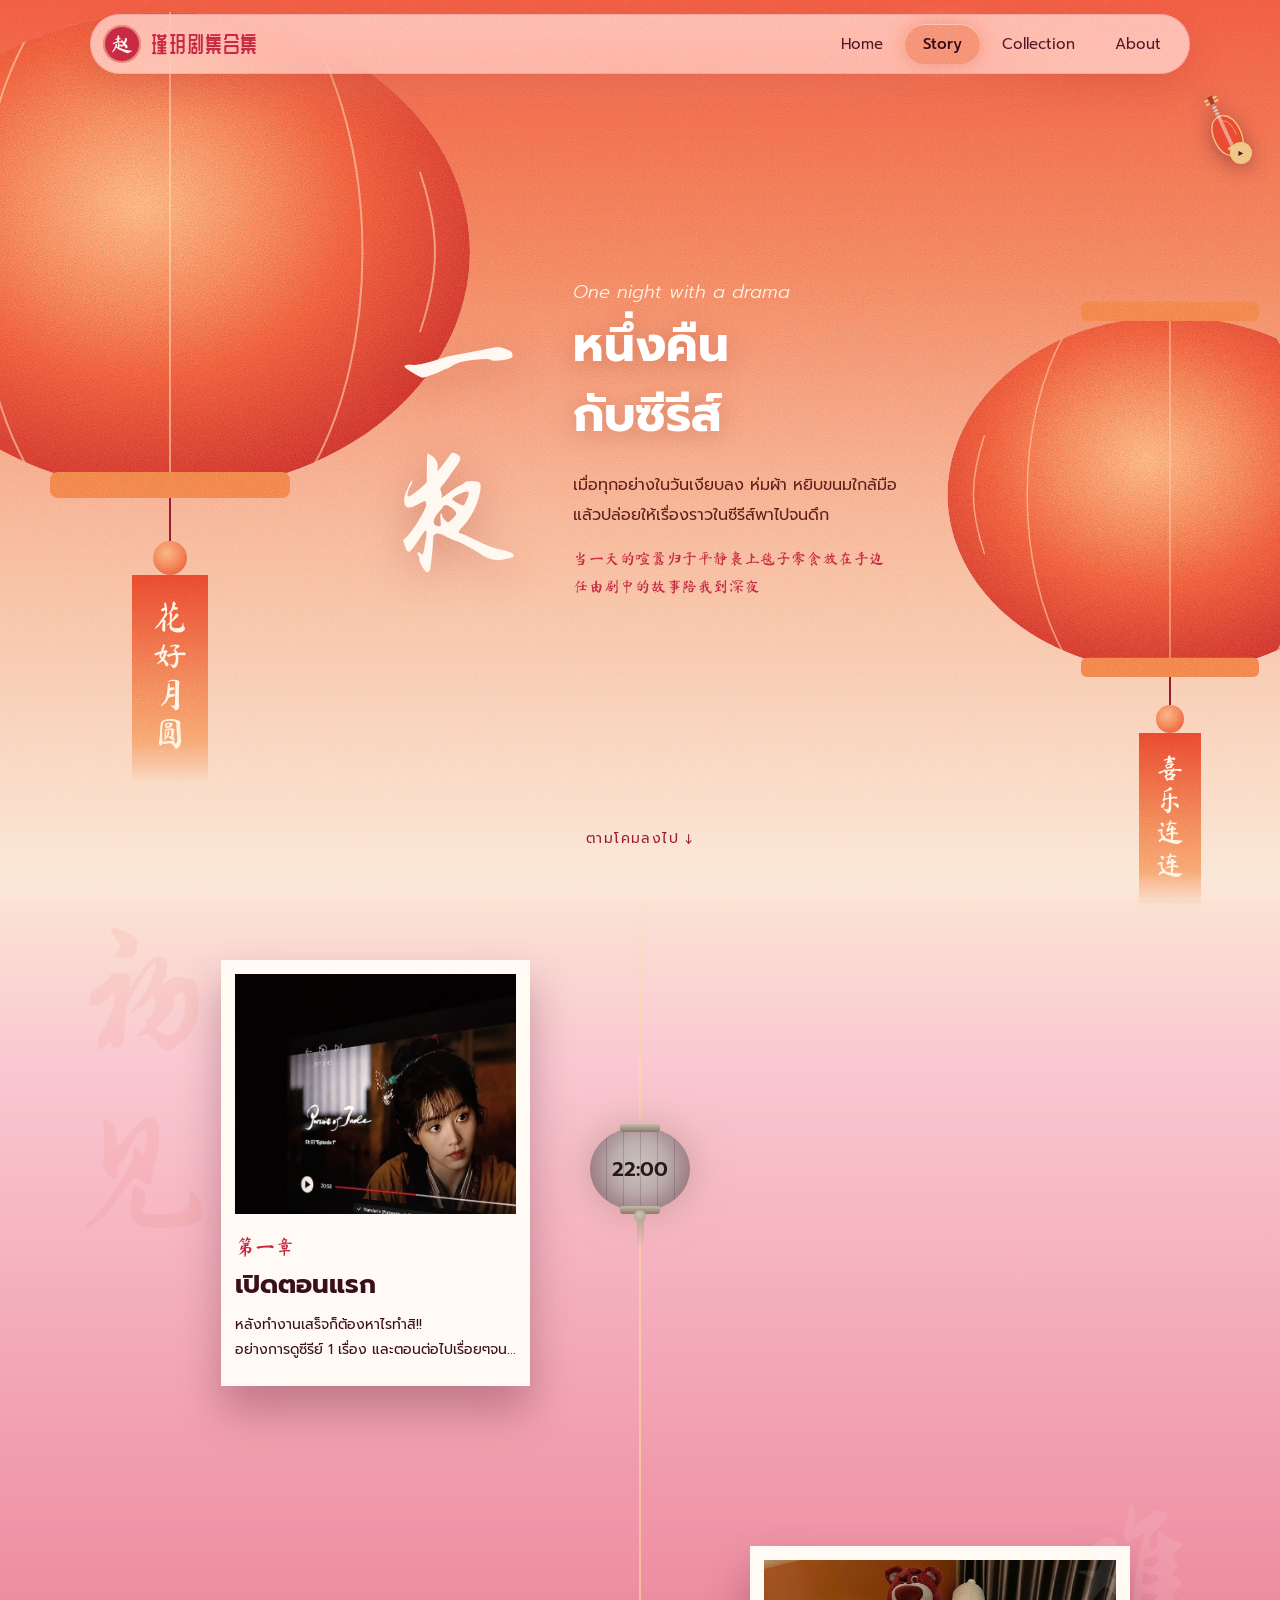
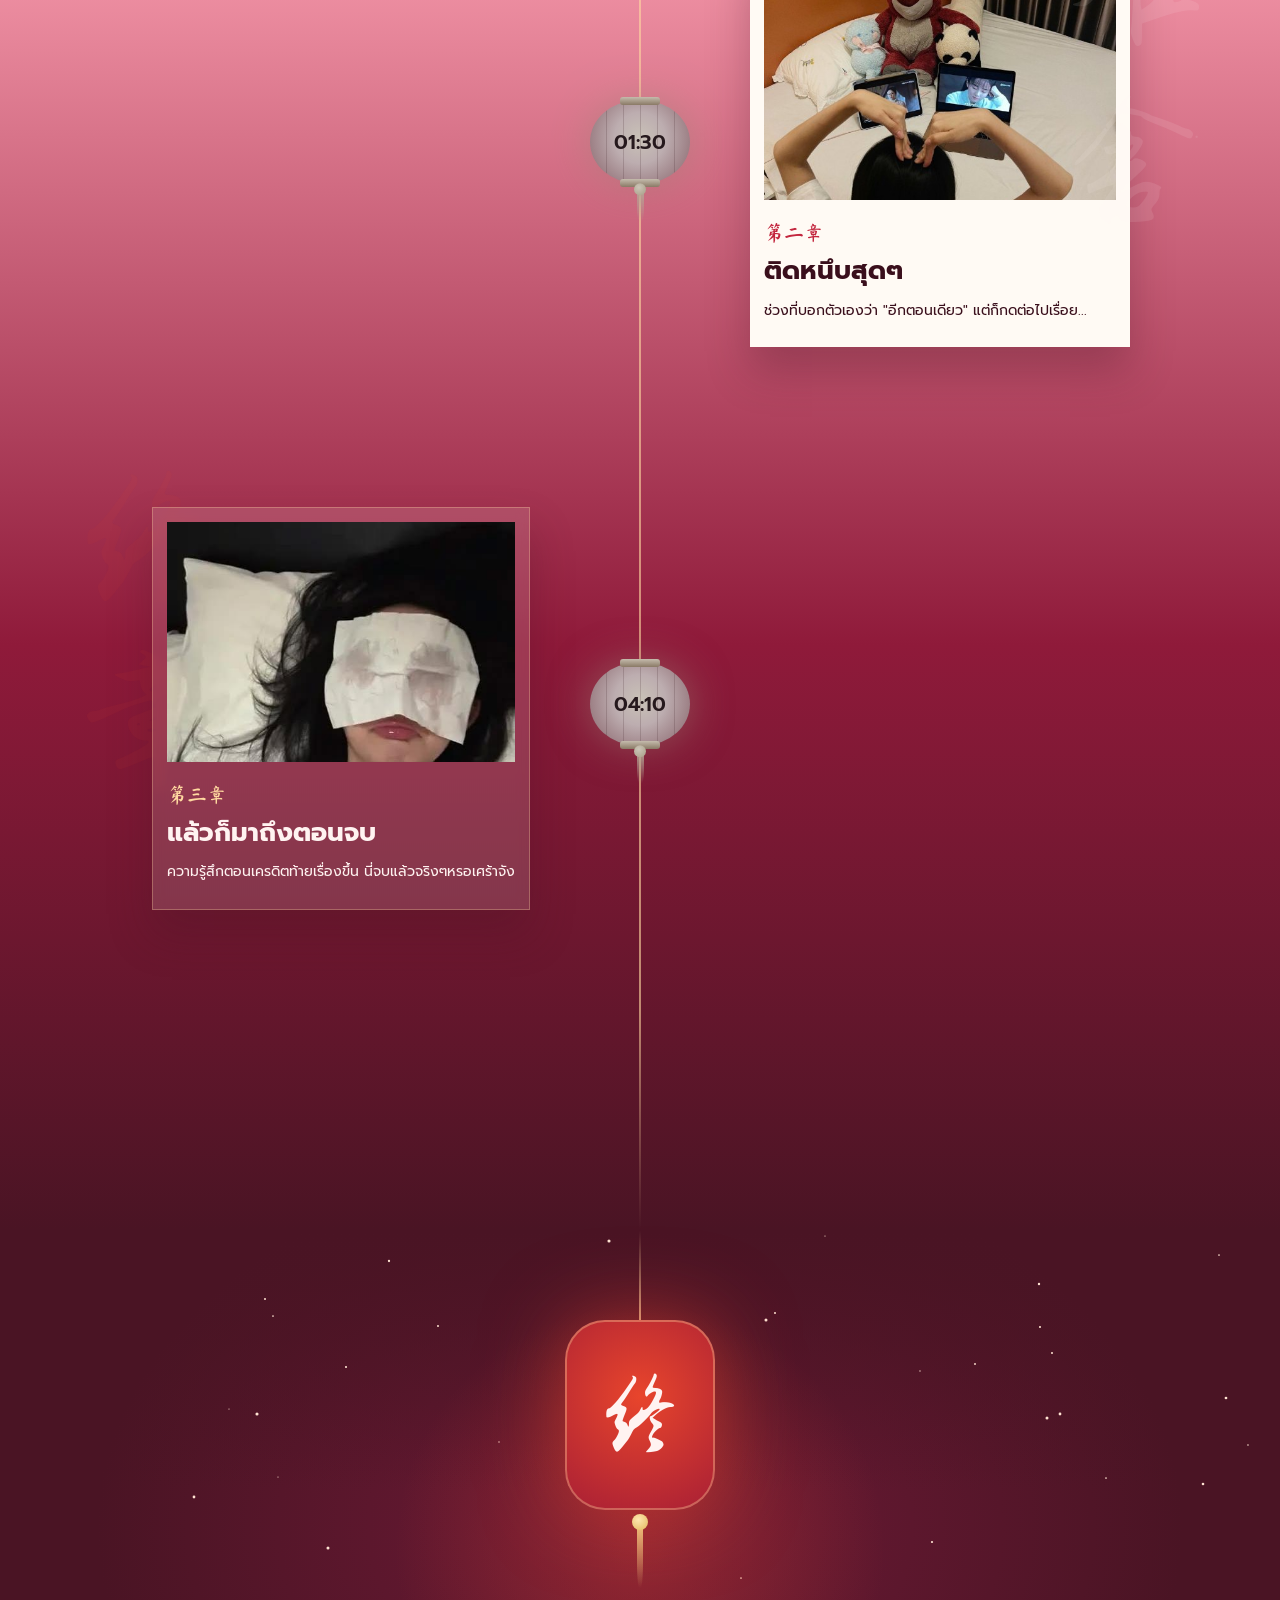
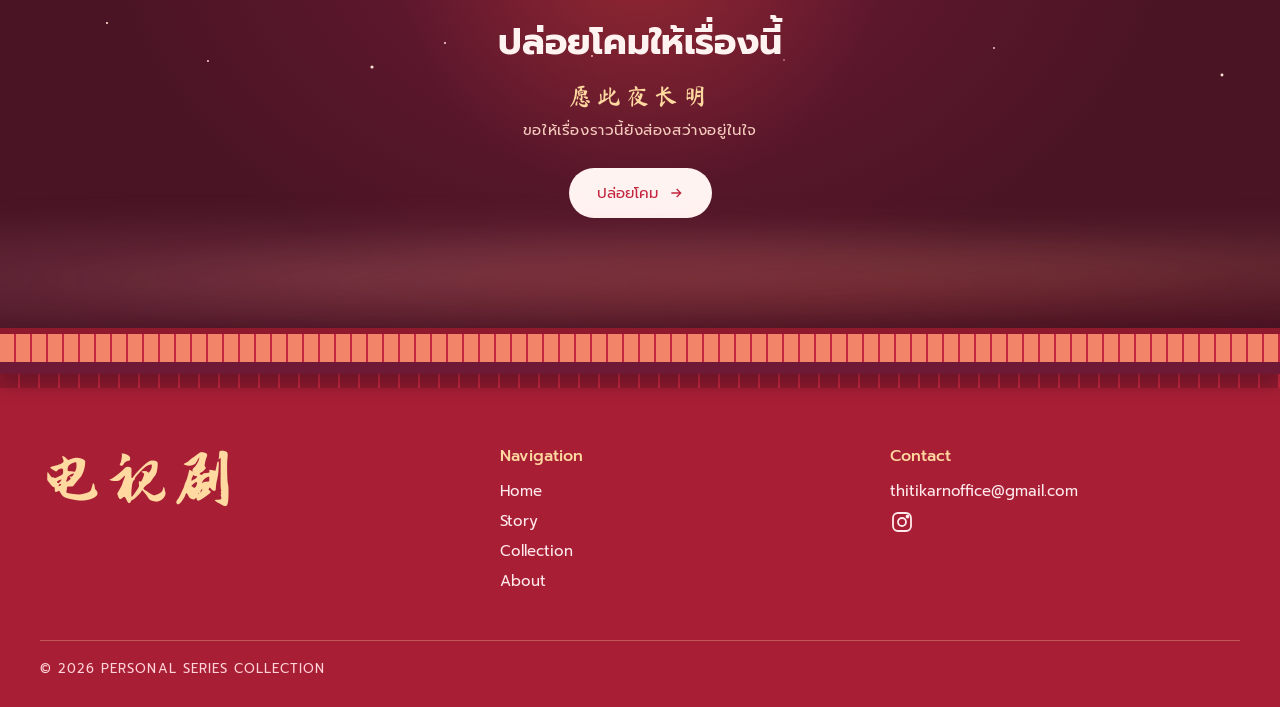
<file: story.html>
<!DOCTYPE html>
<html lang="th">
<head>
  <meta charset="UTF-8">
  <meta name="viewport" content="width=device-width, initial-scale=1.0">
  <title>Story · 瑾玥剧集合集</title>

  <link rel="icon" href="data:image/svg+xml,%3Csvg xmlns=%27http://www.w3.org/2000/svg%27 viewBox=%270 0 64 64%27%3E%3Ccircle cx=%2732%27 cy=%2732%27 r=%2730%27 fill=%27%23C3263E%27 stroke=%27%23FFD9A0%27 stroke-width=%273%27/%3E%3Ctext x=%2732%27 y=%2744%27 font-size=%2734%27 text-anchor=%27middle%27 fill=%27%23FFF3F1%27 font-family=%27serif%27%3E%E8%B5%B5%3C/text%3E%3C/svg%3E">

  <!-- ฟอนต์ -->
  <link rel="preconnect" href="https://fonts.googleapis.com">
  <link rel="preconnect" href="https://fonts.gstatic.com" crossorigin>
  <link href="https://fonts.googleapis.com/css2?family=Ma+Shan+Zheng&family=Noto+Sans+Thai:wght@400;500;600&family=Prompt:wght@300;400;500;600;700&family=ZCOOL+QingKe+HuangYou&family=Zhi+Mang+Xing&display=swap" rel="stylesheet">

  <!-- สไตล์ -->
  <link rel="stylesheet" href="css/style.css">
</head>
<body>

  <!-- ส่วนหัว -->
  <header class="site-header light">
    <!-- โลโก้ -->
    <a class="logo" href="index.html">
      <span class="logo-seal">赵</span>
      <span class="logo-name">瑾玥剧集合集</span>
    </a>

    <!-- ปุ่มเมนูมือถือ -->
    <button class="menu-btn" aria-label="เมนู">
      <span></span><span></span><span></span>
    </button>

    <!-- เมนู -->
    <nav class="nav">
      <span class="nav-bead" aria-hidden="true"></span>
      <a href="index.html" data-color="#F0C27A">Home</a>
      <a href="story.html" data-color="#F58A6E" class="active">Story</a>
      <a href="collection.html" data-color="#FF7A5C">Collection</a>
      <a href="about.html" data-color="#F59AAC">About</a>
    </nav>
  </header>

  <!-- เพลง -->
  <audio id="bgm" src="audio/theme.mp3" loop preload="auto"></audio>
  <button class="music-btn" id="music-btn" aria-label="เปิด/หยุดเพลง" title="เปิด/หยุดเพลง">
    <!-- ผีผา -->
    <svg viewBox="0 0 40 80" aria-hidden="true">
      <!-- หัว -->
      <path d="M17 2 H23 L22 12 H18Z" fill="#9C3A28"/>
      <rect x="12" y="4" width="5" height="2.4" rx="1" fill="#F0C27A"/>
      <rect x="23" y="4" width="5" height="2.4" rx="1" fill="#F0C27A"/>
      <rect x="12" y="8.5" width="5" height="2.4" rx="1" fill="#F0C27A"/>
      <rect x="23" y="8.5" width="5" height="2.4" rx="1" fill="#F0C27A"/>
      <!-- คอ -->
      <rect x="17.5" y="12" width="5" height="20" fill="#9C3A28"/>
      <path d="M17 16 H23 M17 20 H23 M17 24 H23 M17 28 H23" stroke="#F0C27A" stroke-width="1.2"/>
      <!-- ตัว -->
      <path d="M20 28 C33 28 37 44 36 56 C35 70 28 77 20 77 C12 77 5 70 4 56 C3 44 7 28 20 28Z" fill="#E8452C" stroke="#F0C27A" stroke-width="1.5"/>
      <path d="M20 34 C28 34 31 46 30 56" fill="none" stroke="#FFD9A0" stroke-width="1" opacity=".5"/>
      <rect x="14" y="66" width="12" height="3" rx="1" fill="#F0C27A"/>
      <!-- สาย -->
      <path d="M18.4 12 V67 M19.5 12 V67 M20.5 12 V67 M21.6 12 V67" stroke="#FFF3F1" stroke-width=".5"/>
    </svg>
    <span class="music-icon">❚❚</span>
  </button>

  <!-- สีไล่และเกรน -->
  <svg width="0" height="0" style="position: absolute" aria-hidden="true">
    <defs>
      <filter id="grain" x="0" y="0" width="100%" height="100%">
        <feTurbulence type="fractalNoise" baseFrequency=".9" numOctaves="3" seed="5" result="n"/>
        <feColorMatrix in="n" type="saturate" values="0" result="g"/>
        <feComposite in="g" in2="SourceGraphic" operator="in" result="gi"/>
        <feBlend in="gi" in2="SourceGraphic" mode="overlay" result="b"/>
        <feComposite in="b" in2="SourceGraphic" operator="in"/>
      </filter>
      <radialGradient id="bigO" cx=".45" cy=".4" r=".65"><stop offset="0" stop-color="#FBB07A"/><stop offset=".55" stop-color="#EE5A3A"/><stop offset="1" stop-color="#C82E2A"/></radialGradient>
      <!-- กรอบโคม -->
      <clipPath id="bigClip"><ellipse cx="310" cy="300" rx="300" ry="240"/></clipPath>
    </defs>
  </svg>

  <!-- แบนเนอร์ -->
  <section class="story-hero">
    <!-- โคมใหญ่ซ้าย -->
    <div class="big-lan l" data-speed="0.15">
      <svg viewBox="0 0 620 560" aria-hidden="true">
        <ellipse cx="310" cy="300" rx="300" ry="240" fill="url(#bigO)" filter="url(#grain)"/>
        <path d="M310 60 V540 M170 80 C100 200 100 400 170 520 M450 80 C520 200 520 400 450 520 M60 220 C40 280 40 320 60 380 M560 220 C580 280 580 320 560 380" stroke="#FFD3B0" stroke-width="2" fill="none" opacity=".55" clip-path="url(#bigClip)"/>
        <rect x="190" y="520" width="240" height="26" rx="8" fill="#F27E48"/>
      </svg>
      <div class="banner-hang">
        <span class="string"></span>
        <span class="bead"></span>
        <span class="banner-cn"><span class="vt">花好月圆</span></span>
      </div>
    </div>

    <!-- โคมใหญ่ขวา -->
    <div class="big-lan r" data-speed="0.08">
      <svg viewBox="0 0 620 560" aria-hidden="true">
        <ellipse cx="310" cy="300" rx="300" ry="240" fill="url(#bigO)" filter="url(#grain)"/>
        <path d="M310 60 V540 M170 80 C100 200 100 400 170 520 M450 80 C520 200 520 400 450 520 M60 220 C40 280 40 320 60 380 M560 220 C580 280 580 320 560 380" stroke="#FFD3B0" stroke-width="2" fill="none" opacity=".55" clip-path="url(#bigClip)"/>
        <rect x="190" y="40" width="240" height="26" rx="8" fill="#F27E48"/>
        <rect x="190" y="520" width="240" height="26" rx="8" fill="#F27E48"/>
      </svg>
      <div class="banner-hang">
        <span class="string"></span>
        <span class="bead"></span>
        <span class="banner-cn"><span class="vt">喜乐连连</span></span>
      </div>
    </div>

    <!-- ข้อความแบนเนอร์ -->
    <div class="story-head">
      <p class="yi vt rise">一夜</p>
      <div class="story-text">
        <p class="en rise d1">One night with a drama</p>
        <h1 class="rise d1">หนึ่งคืน<br>กับซีรีส์</h1>
        <p class="th rise d2">เมื่อทุกอย่างในวันเงียบลง ห่มผ้า หยิบขนมใกล้มือ<br>แล้วปล่อยให้เรื่องราวในซีรีส์พาไปจนดึก</p>
        <p class="cn-text rise d3">当一天的喧嚣归于平静裹上毯子零食放在手边<br>任由剧中的故事陪我到深夜</p>
      </div>
    </div>

    <p class="follow">ตามโคมลงไป ↓</p>
  </section>

  <!-- เส้นเวลา -->
  <section class="timeline">
    <div class="container">
      <!-- 第一章 -->
      <div class="tl-item">
        <span class="watermark vt">初见</span>
        <div class="tl-card reveal">
          <img src="images/story-1.jpg" alt="เปิดตอนแรก">
          <p class="chap">第一章</p>
          <h3>เปิดตอนแรก</h3>
          <p>หลังทำงานเสร็จก็ต้องหาไรทำสิ!!<br>อย่างการดูซีรีย์ 1 เรื่อง และตอนต่อไปเรื่อยๆจน...</p>
        </div>
        <div class="tl-time">
          <div class="lantern pink">
            <span class="lantern-body">22:00</span>
            <span class="lantern-tassel"></span>
          </div>
        </div>
      </div>
      <!-- 第二章 -->
      <div class="tl-item">
        <span class="watermark vt">难舍</span>
        <div class="tl-card reveal">
          <img src="images/story-2.jpg" alt="ติดหนึบสุดๆ">
          <p class="chap">第二章</p>
          <h3>ติดหนึบสุดๆ</h3>
          <p>ช่วงที่บอกตัวเองว่า "อีกตอนเดียว" แต่ก็กดต่อไปเรื่อย...</p>
        </div>
        <div class="tl-time">
          <div class="lantern pink">
            <span class="lantern-body">01:30</span>
            <span class="lantern-tassel"></span>
          </div>
        </div>
      </div>
      <!-- 第三章 -->
      <div class="tl-item">
        <span class="watermark vt">终章</span>
        <div class="tl-card dark reveal">
          <img src="images/story-3.jpg" alt="แล้วก็มาถึงตอนจบ">
          <p class="chap">第三章</p>
          <h3>แล้วก็มาถึงตอนจบ</h3>
          <p>ความรู้สึกตอนเครดิตท้ายเรื่องขึ้น นี่จบแล้วจริงๆหรอเศร้าจัง</p>
        </div>
        <div class="tl-time">
          <div class="lantern pink">
            <span class="lantern-body">04:10</span>
            <span class="lantern-tassel"></span>
          </div>
        </div>
      </div>
    </div>
  </section>

  <!-- ตอนจบ -->
  <section class="ending">
    <!-- ดาวและโคมลอย -->
    <div class="ending-stars"></div>
    <div class="sky-lans"></div>
    <div class="ending-glow"></div>

    <!-- โคม 终 -->
    <div class="seal-hang reveal">
      <span class="seal-string"></span>
      <div class="seal-end">终</div>
      <span class="seal-tassel"></span>
    </div>

    <h2 class="reveal">ปล่อยโคมให้เรื่องนี้</h2>
    <p class="ending-poem reveal d1"><span class="cn">愿此夜长明</span>ขอให้เรื่องราวนี้ยังส่องสว่างอยู่ในใจ</p>
    <a class="btn btn-cream reveal d2" id="release" href="collection.html">ปล่อยโคม <svg width="16" height="16" viewBox="0 0 24 24" fill="none" stroke="currentColor" stroke-width="2"><path d="M5 12h14M13 6l6 6-6 6"/></svg></a>

    <!-- หมอก -->
    <div class="ending-mist a"></div>
    <div class="ending-mist b"></div>

    <!-- หลังคา -->
    <div class="roof"></div>
  </section>

  <!-- ส่วนท้าย -->
  <footer class="site-footer">
    <div class="container footer-grid">
      <!-- โลโก้ท้าย -->
      <p class="footer-logo">电视剧</p>

      <!-- เมนูท้าย -->
      <div class="footer-col">
        <h4>Navigation</h4>
        <a href="index.html">Home</a>
        <a href="story.html">Story</a>
        <a href="collection.html">Collection</a>
        <a href="about.html">About</a>
      </div>

      <!-- ติดต่อ -->
      <div class="footer-col">
        <h4>Contact</h4>
        <a href="mailto:thitikarnoffice@gmail.com">thitikarnoffice@gmail.com</a>
        <a class="ig" href="https://www.instagram.com/" target="_blank" rel="noopener" aria-label="Instagram">
          <svg viewBox="0 0 24 24" width="24" height="24" fill="none" stroke="currentColor" stroke-width="1.8"><rect x="3" y="3" width="18" height="18" rx="5"/><circle cx="12" cy="12" r="4"/><circle cx="17.5" cy="6.5" r="1" fill="currentColor"/></svg>
        </a>
      </div>
    </div>

    <!-- ลิขสิทธิ์ -->
    <p class="container footer-copy">© 2026 PERSONAL SERIES COLLECTION</p>
  </footer>

  <!-- สคริปต์ -->
  <script src="js/script.js"></script>
</body>
</html>
</file>
<file: css/style.css>
/* สีและฟอนต์ */
:root {
  --wine: #4A1424;
  --wine-dark: #2E0A1A;
  --wine-2: #6E1A36;
  --red: #C3263E;
  --red-2: #E8452C;
  --coral: #F2846A;
  --pink: #F59AAC;
  --pink-soft: #FAC9D1;
  --cream: #FFF3F1;
  --cream-2: #FBE6D4;
  --gold: #F0C27A;
  --gold-2: #FFD9A0;
  --ink: #3A0F1C;

  --f-th: 'Prompt', 'Ma Shan Zheng', 'Noto Sans Thai', sans-serif;
  --f-brush: 'Zhi Mang Xing', cursive;
  --f-cn: 'Ma Shan Zheng', cursive;
  --f-logo: 'ZCOOL QingKe HuangYou', sans-serif;
}

/* พื้นฐาน */
* { box-sizing: border-box; }
html { scroll-behavior: auto; }
body {
  margin: 0;
  font-family: var(--f-th);
  color: var(--ink);
  background: var(--cream);
  overflow-x: hidden;
}
img { display: block; max-width: 100%; }
a { color: inherit; }
button { font-family: inherit; }
h1, h2, h3, p { margin: 0; line-height: 1.6; }
.container { width: min(1200px, 100% - 64px); margin: 0 auto; }

/* เกรนทั้งหน้า */
body::after {
  content: "";
  position: fixed;
  inset: 0;
  z-index: 90;
  pointer-events: none;
  opacity: .42;
  mix-blend-mode: overlay;
  background-image: url("data:image/svg+xml,%3Csvg xmlns='http://www.w3.org/2000/svg' width='240' height='240'%3E%3Cfilter id='n'%3E%3CfeTurbulence type='fractalNoise' baseFrequency='.85' numOctaves='3' stitchTiles='stitch'/%3E%3CfeColorMatrix type='saturate' values='0'/%3E%3C/filter%3E%3Crect width='100%25' height='100%25' filter='url(%23n)'/%3E%3C/svg%3E");
}

/* ส่วนหัว */
.site-header {
  --accent: #F0C27A;
  position: fixed;
  top: 14px; left: 50%;
  z-index: 70;
  display: flex;
  align-items: center;
  justify-content: space-between;
  gap: 24px;
  width: min(1100px, calc(100% - 32px));
  height: 60px;
  padding: 0 10px 0 12px;
  border: 1px solid rgba(255, 217, 160, .16);
  border-radius: 999px;
  background: rgba(36, 8, 18, .55);
  -webkit-backdrop-filter: blur(14px) saturate(1.3);
  backdrop-filter: blur(14px) saturate(1.3);
  box-shadow: 0 14px 34px rgba(20, 0, 8, .35), inset 0 1px 0 rgba(255, 255, 255, .06);
  transform: translateX(-50%);
  transition: width .5s cubic-bezier(.2, .8, .2, 1), height .4s, background .4s, box-shadow .6s;
}
.site-header::after {
  content: "";
  position: absolute; left: 12%; right: 12%; bottom: -20px;
  height: 34px;
  border-radius: 50%;
  background: var(--accent);
  opacity: .35;
  filter: blur(22px);
  pointer-events: none;
  z-index: -1;
  transition: background .5s;
}
.site-header.scrolled { width: min(760px, calc(100% - 32px)); height: 54px; background: rgba(36, 8, 18, .82); }
.site-header.light { background: rgba(255, 243, 241, .62); border-color: rgba(195, 38, 62, .16); box-shadow: 0 14px 34px rgba(150, 30, 40, .16); }
.site-header.light.scrolled { background: rgba(255, 243, 241, .92); }

.logo { display: flex; align-items: center; gap: 10px; text-decoration: none; }
.logo-seal {
  display: grid; place-items: center;
  flex: none;
  width: 38px; height: 38px;
  border-radius: 50%;
  background: var(--red);
  color: var(--cream);
  font-family: var(--f-cn);
  font-size: 22px;
  box-shadow: inset 0 0 0 2px rgba(255, 217, 160, .5);
  transition: transform .4s cubic-bezier(.3, 1.5, .5, 1);
}
.logo:hover .logo-seal { transform: scale(1.12) rotate(-6deg); }
.logo-name {
  font-family: var(--f-logo); font-size: 22px; color: var(--cream); letter-spacing: .04em;
  white-space: nowrap;
  transition: opacity .35s, max-width .5s cubic-bezier(.2, .8, .2, 1);
  max-width: 220px;
  overflow: hidden;
}
.light .logo-name { color: var(--red); }
.site-header.scrolled .logo-name { max-width: 0; opacity: 0; }

.nav { position: relative; display: flex; gap: 4px; }
.nav a {
  position: relative; z-index: 1;
  padding: 9px 18px;
  border-radius: 999px;
  font-size: 15px;
  color: var(--cream);
  text-decoration: none;
  transition: color .35s;
}
.light .nav a { color: var(--wine); }
.nav a.lit { color: #2E0A1A; font-weight: 500; }

.nav-bead {
  position: absolute; left: 0; top: 0;
  height: 100%;
  border-radius: 999px;
  background: var(--accent);
  box-shadow: 0 0 22px var(--accent), inset 0 1px 0 rgba(255, 255, 255, .45);
  transition: transform .45s cubic-bezier(.3, 1.3, .5, 1), width .45s cubic-bezier(.3, 1.3, .5, 1), background .4s, box-shadow .4s;
  pointer-events: none;
}
.nav-bead.moving { animation: beadStretch .45s ease; }
@keyframes beadStretch { 0% { scale: 1 1; } 40% { scale: 1.18 .82; } 100% { scale: 1 1; } }

.menu-btn { display: none; background: none; border: 0; padding: 8px 12px; cursor: pointer; }
.menu-btn span { display: block; width: 22px; height: 2px; margin: 5px 0; border-radius: 2px; background: var(--cream); transition: transform .3s, opacity .3s; }
.light .menu-btn span { background: var(--wine); }

/* ปุ่ม */
.btn {
  display: inline-flex; align-items: center; gap: 10px;
  min-height: 50px;
  padding: 0 28px;
  border-radius: 999px;
  font-family: var(--f-th);
  font-size: 15px;
  text-decoration: none;
  transition: transform .35s, box-shadow .35s, background .35s;
}
.btn:hover { transform: translateY(-4px); box-shadow: 0 14px 28px rgba(195, 38, 62, .35); }
.btn-solid { background: var(--red-2); color: var(--cream); box-shadow: inset 0 0 0 2px rgba(255, 217, 160, .45); }
.btn-cream { background: var(--cream); color: var(--red); }

/* หัวข้อส่วน */
.sec-title { text-align: center; }
.sec-title .cn { font-family: var(--f-brush); font-size: 64px; line-height: 1; color: var(--red-2); }
.sec-title h2 { margin-top: 8px; font-size: 40px; font-weight: 600; }

/* ตัวหนังสือแนวตั้ง */
.vt { display: block; width: 1em; line-height: 1.15; text-align: center; word-break: break-all; white-space: normal; }
.watermark {
  position: absolute;
  font-family: var(--f-brush);
  color: rgba(232, 69, 44, .07);
  pointer-events: none;
  user-select: none;
}

/* โคม */
.lantern {
  --w: 110px;
  --c1: #FF8A6A;
  --c2: #C3263E;
  position: relative;
  width: var(--w);
  display: flex; flex-direction: column; align-items: center;
  transform-origin: 50% 0;
  animation: sway 4.8s ease-in-out infinite;
}
.lantern::before { content: ""; width: 2px; height: var(--str, calc(var(--w) * .35)); margin-bottom: calc(var(--w) * -.04); background: var(--rope, #8F1A2E); }
.lantern-body {
  position: relative;
  display: grid; place-items: center;
  width: 100%;
  height: calc(var(--w) * .82);
  border-radius: 46% / 50%;
  background:
    repeating-linear-gradient(90deg, transparent 0 calc(var(--w) * .16), rgba(120, 10, 30, .18) calc(var(--w) * .16) calc(var(--w) * .17)),
    radial-gradient(circle at 50% 45%, #FFE2B8 0%, var(--c1) 38%, var(--c2) 100%);
  box-shadow: 0 0 calc(var(--w) * .4) rgba(255, 140, 90, .55);
  color: var(--wine);
  font-weight: 600;
  animation: glow 4s ease-in-out infinite;
}
.lantern-body::before, .lantern-body::after {
  content: "";
  position: absolute; left: 30%; right: 30%;
  height: calc(var(--w) * .08);
  border-radius: 3px;
  background: linear-gradient(180deg, #FFD9A0, #C98A3A);
}
.lantern-body::before { top: calc(var(--w) * -.04); }
.lantern-body::after { bottom: calc(var(--w) * -.04); }
.lantern-tassel {
  position: relative;
  width: calc(var(--w) * .07);
  height: calc(var(--w) * .34);
  margin-top: calc(var(--w) * .05);
  border-radius: 0 0 40% 40%;
  background: linear-gradient(180deg, #F0C27A, rgba(240, 194, 122, 0));
}
.lantern-tassel::before {
  content: "";
  position: absolute; left: 50%; top: 0;
  width: calc(var(--w) * .12);
  height: calc(var(--w) * .12);
  border-radius: 50%;
  transform: translate(-50%, -40%);
  background: radial-gradient(circle at 40% 35%, #FFE7B0, #E2B65C);
}
.lantern.pink { --c1: #FFC2CC; --c2: #EE5A76; }
.lantern.slow { animation-duration: 6.2s; animation-direction: reverse; }

/* การ์ดโปสเตอร์ */
.poster-card {
  display: block;
  background: #FFFAF4;
  padding: 14px 14px 18px;
  text-decoration: none;
  color: var(--ink);
  box-shadow: 0 24px 40px rgba(150, 30, 40, .22);
  transform: perspective(1000px);
  transition: transform .6s cubic-bezier(.2, .7, .2, 1), box-shadow .6s;
}
.poster-card:hover {
  transform: perspective(1000px) rotateY(-8deg) rotateX(3deg) translateY(-14px) scale(1.03);
  box-shadow: 0 0 0 3px var(--gold), 0 0 60px rgba(255, 150, 100, .45), 0 40px 60px rgba(150, 30, 40, .3);
}
.poster-card img { width: 100%; aspect-ratio: 2 / 3; object-fit: cover; }
/* 3 อันดับ: เลื่อนมาถึงแล้วคลี่ลงมาช้า ๆ แบบม้วนภาพจีน ตามอันดับ 1 → 2 → 3
   ไม้ม้วนบนอยู่กับที่ ไม้ม้วนล่างกลิ้งลงมา เผยภาพตามไปทีละนิด */
.top3 .hang { --ud: 1.9s; --uroll: 2.8s; }
.top3 .hang.mid { --ud: .4s; }
.top3 .hang.d2 { --ud: 3.4s; }
.top3 .poster-card {
  clip-path: inset(0 0 100% 0);
  transition: clip-path var(--uroll) cubic-bezier(.45, .05, .25, 1) var(--ud), transform .6s cubic-bezier(.2, .7, .2, 1), box-shadow .6s;
}
.top3 .hang.show .poster-card { clip-path: inset(-80px); }
.top3 .poster-wrap::before, .top3 .poster-wrap::after {
  content: "";
  position: absolute; left: -12px; right: -12px; z-index: 3;
  height: 14px;
  border-radius: 7px;
  background: linear-gradient(180deg, #A0562E, #5E2C18);
  box-shadow: inset 0 0 0 2px #E2B65C, 0 6px 10px rgba(60, 10, 10, .3);
  pointer-events: none;
}
.top3 .poster-wrap::before { top: -7px; }
.top3 .poster-wrap::after {
  top: -7px;
  transition: top var(--uroll) cubic-bezier(.45, .05, .25, 1) var(--ud);
}
.top3 .hang.show .poster-wrap::after { top: calc(100% - 7px); }
.top3 .tag-hang { opacity: 0; transition: opacity .6s, translate .7s cubic-bezier(.3, 1.4, .5, 1); transition-delay: calc(var(--ud) + var(--uroll) - .2s); }
.top3 .tag-hang { translate: 0 -16px; }
.top3 .hang.show .tag-hang { opacity: 1; translate: 0 0; }
.top3 .rank { z-index: 5; }
.poster-card .cn { margin-top: 12px; font-family: var(--f-cn); font-size: 20px; color: var(--red); }
.poster-card .th { font-weight: 600; font-size: 17px; line-height: 1.6; }
.poster-card .meta { margin-top: 2px; font-size: 13px; color: #9A5A66; }

.reveal { opacity: 0; transform: translateY(40px); transition: opacity 1s cubic-bezier(.2, .7, .2, 1), transform 1s cubic-bezier(.2, .7, .2, 1); }
.reveal.show { opacity: 1; transform: none; }
.reveal.d1 { transition-delay: .15s; }
.reveal.d2 { transition-delay: .3s; }
.reveal.d3 { transition-delay: .45s; }
.rise { animation: rise 1.1s cubic-bezier(.2, .7, .2, 1) both; }
.rise.d1 { animation-delay: .2s; }
.rise.d2 { animation-delay: .4s; }
.rise.d3 { animation-delay: .6s; }

/* กลีบดอกร่วง */
.petals { position: absolute; inset: 0; overflow: hidden; pointer-events: none; z-index: 9; }
.petal {
  position: absolute; top: -20px;
  width: 12px; height: 9px;
  border-radius: 60% 0;
  background: var(--pink);
  animation: fall linear infinite;
}

/* หลังคากระเบื้อง */
.roof {
  position: relative;
  z-index: 1;
  height: 46px;
  background:
    linear-gradient(180deg, transparent 0 70%, #6E1A36 70% 100%),
    repeating-linear-gradient(90deg, #F2846A 0 14px, #C3263E 14px 16px);
  border-top: 6px solid #8F1A2E;
  box-shadow: 0 10px 20px rgba(46, 10, 26, .35);
}

/* ส่วนท้าย */
.site-footer { position: relative; background: #A81F35; color: #FFE9EC; }
.site-footer::before {
  content: "";
  display: block;
  height: 14px;
  background: repeating-linear-gradient(90deg, #8F1A2E 0 18px, #C3263E 18px 20px);
}
.footer-grid {
  display: grid;
  grid-template-columns: 1.2fr 1fr 1fr;
  gap: 40px;
  padding: 56px 0 40px;
}
.footer-logo { font-family: var(--f-brush); font-size: 72px; line-height: 1; color: var(--gold-2); }
.footer-col h4 { margin: 0 0 12px; font-weight: 500; font-size: 16px; color: var(--gold-2); }
.footer-col a { display: block; margin-bottom: 8px; font-size: 15px; color: #FFE9EC; text-decoration: none; transition: color .3s, transform .3s; }
.footer-col a:hover { color: var(--gold-2); transform: translateX(4px); }
.ig { display: inline-flex !important; width: 30px; height: 30px; }
.footer-copy { padding: 18px 0 28px; border-top: 1px solid rgba(255, 217, 160, .3); font-size: 13px; letter-spacing: .08em; color: #FFD3D9; }

/* ===== หน้า Home ===== */

/* ฉากศาลาริมน้ำ */
.hero-home {
  position: relative;
  height: calc(100vh / var(--z, 1));
  min-height: 640px;
  overflow-x: clip;
  overflow-y: visible;
  z-index: 2;
  background: #3E0E22;
}
/* ขอบล่างฉาก */
.hero-scene {
  position: absolute; inset: 0;
  overflow: hidden;
  -webkit-mask-image: linear-gradient(180deg, #000 calc(100% - var(--fh, 0px)), rgba(0, 0, 0, .5) calc(100% - var(--fh, 0px) / 2), transparent 100%);
  mask-image: linear-gradient(180deg, #000 calc(100% - var(--fh, 0px)), rgba(0, 0, 0, .5) calc(100% - var(--fh, 0px) / 2), transparent 100%);
}
.hero-home .layer {
  position: absolute;
  inset: -40px 0 0;
  width: 100%;
  height: calc(100% + 40px);
  overflow: visible;
  will-change: transform;
}
.sakura { position: absolute; z-index: 8; pointer-events: none; will-change: transform; }
.sakura img { width: 100%; animation: branch 7s ease-in-out infinite; transform-origin: 0 20%; }
.sakura.top { left: -30px; top: 56px; width: min(380px, 36vw); }
.sakura.bottom { right: -30px; bottom: 6%; width: min(560px, 50vw); }
.sakura.bottom img { transform-origin: 50% 20%; animation-name: branchR; animation-duration: 8.5s; }

.hero-text { position: absolute; left: 7%; top: 40%; z-index: 10; max-width: 460px; will-change: transform, opacity; }
.hero-text .big { font-family: var(--f-brush); font-size: clamp(72px, 9vw, 120px); line-height: .9; color: #FFE3C8; text-shadow: 0 0 30px rgba(255, 200, 150, .35); }
.hero-text .sub { margin: 14px 0 26px; font-size: 22px; font-weight: 300; letter-spacing: .04em; color: #F7C9B0; }
.scroll-hint { position: absolute; left: 0; right: 0; bottom: 28px; z-index: 12; text-align: center; font-size: 13px; letter-spacing: .12em; color: #F7C9B0; animation: bob 2.4s ease-in-out infinite; }

/* ดาวตก */
.meteors { position: absolute; inset: 0; z-index: 2; overflow: hidden; pointer-events: none; }
.meteor {
  position: absolute;
  width: var(--len, 160px); height: 2px;
  border-radius: 2px;
  background: linear-gradient(90deg, rgba(255, 227, 200, 0), rgba(255, 227, 200, .5) 60%, #FFF6EA);
  transform-origin: 100% 50%;
  opacity: 0;
  animation: meteor var(--dur, 1.2s) cubic-bezier(.3, 0, .6, 1) forwards;
}
.meteor::after {
  content: "";
  position: absolute; right: -3px; top: -3px;
  width: 8px; height: 8px;
  border-radius: 50%;
  background: #FFF6EA;
  box-shadow: 0 0 10px 3px rgba(255, 220, 180, .9), 0 0 24px 8px rgba(255, 160, 130, .45);
}
@keyframes meteor {
  0% { opacity: 0; transform: rotate(var(--a, 145deg)) translateX(0) scaleX(.3); }
  12% { opacity: 1; }
  70% { opacity: 1; }
  100% { opacity: 0; transform: rotate(var(--a, 145deg)) translateX(var(--dist, 520px)) scaleX(1); }
}

/* ดาว หิ่งห้อย หมอก */
.star { animation: twinkle 3s ease-in-out infinite; }
.fly { animation: flyUp 10s ease-in-out infinite; }
.mistT { animation: mistT 16s ease-in-out infinite alternate; }

/* 3 อันดับ */
.top3 {
  position: relative;
  padding: 220px 0 120px;
  margin-top: -2px;
  background: linear-gradient(180deg, #3E0E22 0, #4A1228 50px, #6E1E3A 110px, #A83654 170px, #D8707A 230px, #F6B8B0 300px, #FFF3F1 560px, #FBE6D4 100%);
  overflow: hidden;
}
.top3 .watermark.l { left: 3%; top: 260px; font-size: 140px; }
.top3 .watermark.r { right: 3%; top: 300px; font-size: 130px; }
.top3-grid { display: grid; grid-template-columns: repeat(3, 1fr); gap: 48px; margin-top: 60px; align-items: start; }
.hang { position: relative; display: flex; flex-direction: column; align-items: center; }
.hang.mid { margin-top: 70px; }
.hang .string { width: 2px; height: 26px; background: #8F1A2E; }
.hang .lantern { --str: 64px; --rope: linear-gradient(180deg, rgba(143, 26, 46, 0), #8F1A2E 55%); }
.poster-wrap { position: relative; width: 100%; max-width: 270px; }
.rank {
  position: absolute; top: -16px; right: -16px; z-index: 2;
  display: grid; place-items: center;
  width: 40px; height: 40px;
  border-radius: 50%;
  background: radial-gradient(circle at 35% 30%, #FFE2B8, #F2846A);
  color: var(--cream);
  font-weight: 700;
  box-shadow: 0 6px 14px rgba(195, 38, 62, .35);
}
.tag-hang {
  width: 56px;
  padding: 14px 0;
  margin-top: -6px;
  display: flex; justify-content: center;
  background: linear-gradient(180deg, var(--red-2), #F7A26C);
  font-family: var(--f-cn);
  font-size: 22px;
  color: var(--cream);
  box-shadow: 0 10px 18px rgba(195, 38, 62, .25);
  animation: sway 5.4s ease-in-out infinite;
  transform-origin: 50% 0;
}
.center { text-align: center; }

/* ===== หน้า Story ===== */

/* แบนเนอร์ */
.story-hero {
  position: relative;
  z-index: 2;
  height: 880px;
  overflow-x: clip;
  overflow-y: visible;
  background: linear-gradient(180deg, #F0573E 0%, #F27E5A 30%, #F7B796 62%, #FBE6D4 100%);
}
.big-lan { position: absolute; z-index: 1; will-change: transform; }
.big-lan svg { display: block; width: 100%; height: auto; }
.big-lan.l { left: -140px; top: -48px; width: 620px; }
.big-lan.r { right: -120px; top: 272px; width: 460px; }
.banner-hang { position: absolute; z-index: -1; left: 50%; display: flex; flex-direction: column; align-items: center; transform-origin: 50% 0; animation: sway 5s ease-in-out infinite; }
.big-lan.l .banner-hang { top: 528px; width: 76px; margin-left: -38px; }
.big-lan.l .banner-hang .string { height: 61px; }
.big-lan.r .banner-hang { top: 395px; width: 62px; margin-left: -31px; animation-duration: 6.4s; animation-direction: reverse; }
.banner-hang .string { width: 2px; height: 46px; background: #8F1A2E; }
.big-lan.r .banner-hang .string { height: 38px; }
.banner-hang .bead { width: 34px; height: 34px; border-radius: 50%; background: radial-gradient(circle at 40% 35%, #FBB07A, #E8452C); }
.big-lan.r .banner-hang .bead { width: 28px; height: 28px; }
.banner-cn {
  display: flex; justify-content: center;
  width: 100%;
  padding: 22px 0 30px;
  background: linear-gradient(180deg, #E8452C, #F7A26C 80%, rgba(247, 162, 108, 0));
  font-family: var(--f-cn);
  font-size: 34px;
  color: #FFF3E3;
}
.big-lan.r .banner-cn { padding: 18px 0 26px; font-size: 28px; }
.story-head { position: relative; z-index: 3; height: 100%; display: flex; align-items: center; justify-content: center; gap: 40px; padding: 0 40px; }
.story-head .yi { font-family: var(--f-brush); font-size: 150px; line-height: 1; color: #FFF8F0; text-shadow: 0 10px 40px rgba(150, 30, 30, .35); }
.story-text { max-width: 440px; }
.story-head .en { margin-bottom: 4px; font-style: italic; font-weight: 300; font-size: 18px; color: #FFF3E3; }
.story-head h1 { font-size: 48px; line-height: 1.45; color: #FFFFFF; text-shadow: 0 4px 24px rgba(150, 30, 30, .3); }
.story-head .th { margin-top: 20px; font-size: 16px; line-height: 1.9; color: #5A1A1A; }
.story-head .cn-text { margin-top: 14px; font-size: 15px; line-height: 1.9; letter-spacing: .04em; color: var(--red); }
.follow { position: absolute; left: 0; right: 0; bottom: 30px; z-index: 3; text-align: center; font-size: 14px; letter-spacing: .1em; color: #8F1A2E; animation: bob 2.4s ease-in-out infinite; }

/* เส้นเวลา */
.timeline {
  position: relative;
  padding: 80px 0 160px;
  background: linear-gradient(180deg, #FBE6D4 0%, #FAC9D1 9%, #EE8FA2 36%, #8F1A3A 70%, #4A1424 100%);
}
.timeline::before {
  content: "";
  position: absolute; left: 50%; top: 0; bottom: 0;
  width: 2px;
  margin-left: -1px;
  background: linear-gradient(180deg, rgba(255, 217, 160, 0), rgba(255, 217, 160, .6) 120px, rgba(255, 217, 160, .6) calc(100% - 220px), rgba(255, 217, 160, 0));
}
.tl-item { position: relative; display: grid; grid-template-columns: 1fr 160px 1fr; align-items: center; gap: 30px; margin-bottom: 160px; }
.tl-item .watermark { font-size: 160px; top: -60px; }
.tl-item:nth-child(odd) .watermark { left: 2%; }
.tl-item:nth-child(even) .watermark { right: 2%; color: rgba(255, 243, 241, .1); }
.tl-time { justify-self: center; }
.tl-time .lantern { --w: 100px; --rope: transparent; }
.tl-time .lantern-body, .tl-time .lantern-tassel { filter: grayscale(.7) brightness(.85); transition: filter .8s; }
.tl-time .lantern-body { font-size: 20px; }
.tl-item.lit .lantern-body, .tl-item.lit .lantern-tassel { filter: none; }
.tl-item.lit .lantern-body { box-shadow: 0 0 60px rgba(255, 190, 150, .95); }
.tl-card {
  max-width: 380px;
  padding: 14px 14px 24px;
  background: #FFFAF4;
  box-shadow: 0 24px 40px rgba(74, 20, 36, .3);
}
.tl-item:nth-child(odd) .tl-card { grid-column: 1; justify-self: end; }
.tl-item:nth-child(odd) .tl-time { grid-column: 2; grid-row: 1; }
.tl-item:nth-child(even) .tl-card { grid-column: 3; }
.tl-item:nth-child(even) .tl-time { grid-column: 2; grid-row: 1; }
.tl-card.dark { background: rgba(255, 243, 241, .14); color: var(--cream); border: 1px solid rgba(255, 217, 160, .3); backdrop-filter: blur(6px); }
.tl-card img { width: 100%; height: 240px; object-fit: cover; }
.tl-card .chap { margin-top: 14px; font-family: var(--f-cn); font-size: 20px; color: var(--red); }
.tl-card.dark .chap { color: var(--gold-2); }
.tl-card h3 { font-size: 26px; }
.tl-card p { margin-top: 6px; font-size: 14px; line-height: 1.8; }

.ending { position: relative; padding: 0; background: linear-gradient(180deg, #4A1424 0, rgba(74, 20, 36, 0) 260px), radial-gradient(ellipse at 50% 40%, #6E1A36 0%, #4A1424 60%); text-align: center; color: var(--cream); overflow-x: clip; }
.ending > * { position: relative; }
.ending-stars, .ending-glow, .ending-mist { position: absolute; pointer-events: none; }
.ending-stars { inset: 0; }
.ending-stars i { position: absolute; width: 2px; height: 2px; border-radius: 50%; background: #FFE3D2; animation: twinkle 3s ease-in-out infinite; }
.ending-glow { left: 50%; top: 40px; width: 560px; height: 560px; margin-left: -280px; border-radius: 50%; background: radial-gradient(circle, rgba(232, 69, 44, .32), rgba(232, 69, 44, 0) 62%); animation: halo 5s ease-in-out infinite; }

/* โคม 终 */
.seal-hang { z-index: 2; display: inline-flex; flex-direction: column; align-items: center; transform-origin: 50% 0; animation: swaySoft 6.5s ease-in-out infinite; }
.seal-string { width: 2px; height: 90px; background: linear-gradient(180deg, rgba(255, 217, 160, 0), rgba(255, 217, 160, .75)); }
.seal-end {
  display: grid; place-items: center;
  width: 150px; height: 190px;
  border-radius: 40px;
  background: radial-gradient(circle at 50% 40%, #E8452C, #A81F35);
  font-family: var(--f-brush);
  font-size: 96px;
  color: var(--cream);
  box-shadow: 0 0 80px rgba(232, 69, 44, .6), inset 0 0 0 2px rgba(255, 217, 160, .35);
  animation: breathe 4s ease-in-out infinite;
  transition: box-shadow .6s, filter .6s;
}
.seal-tassel { position: relative; width: 6px; height: 64px; margin-top: 14px; border-radius: 0 0 40% 40%; background: linear-gradient(180deg, #F0C27A, rgba(240, 194, 122, 0)); }
.seal-tassel::before { content: ""; position: absolute; left: 50%; top: -10px; width: 16px; height: 16px; margin-left: -8px; border-radius: 50%; background: radial-gradient(circle at 40% 35%, #FFE7B0, #E2B65C); }
.ending:has(#release:hover) .seal-end { box-shadow: 0 0 140px rgba(255, 130, 90, .95), inset 0 0 0 2px rgba(255, 217, 160, .6); filter: brightness(1.15); }
.seal-hang.fly { z-index: 5; animation: sealFly 1.8s cubic-bezier(.45, 0, .7, .4) forwards; }

.ending h2 { margin-top: 26px; font-size: 36px; }
.ending-poem { margin-top: 6px; font-size: 15px; letter-spacing: .04em; color: #F7CDBF; }
.ending-poem .cn { display: block; margin-bottom: 2px; font-family: var(--f-cn); font-size: 24px; letter-spacing: .2em; color: var(--gold-2); }
.ending .btn { position: relative; overflow: hidden; margin: 26px 0 110px; }
.ending .btn::after { content: ""; position: absolute; top: 0; bottom: 0; left: -60%; width: 40%; background: linear-gradient(100deg, transparent, rgba(255, 255, 255, .7), transparent); transform: skewX(-20deg); animation: shine 3.6s ease-in-out infinite; }

/* หมอก */
.ending-mist { left: -10%; right: -10%; bottom: 40px; height: 140px; filter: blur(12px); animation: drift 14s ease-in-out infinite alternate; }
.ending-mist.a { background: radial-gradient(ellipse at 30% 60%, rgba(245, 154, 172, .2), transparent 60%), radial-gradient(ellipse at 80% 50%, rgba(255, 200, 170, .12), transparent 55%); }
.ending-mist.b { bottom: 20px; animation-duration: 19s; animation-direction: alternate-reverse; background: radial-gradient(ellipse at 60% 50%, rgba(232, 69, 44, .16), transparent 60%); }

/* ประกายไฟ */
.ember { position: absolute; bottom: -10px; width: 3px; height: 3px; border-radius: 50%; background: #FFD9A0; box-shadow: 0 0 8px 2px rgba(255, 170, 110, .8); animation: emberUp linear infinite; }
.sky-lan.burst { animation: burstUp var(--d, 2.6s) cubic-bezier(.3, .2, .4, 1) forwards; }

.sky-lans {
  position: absolute; inset: 0;
  overflow: hidden;
  pointer-events: none;
  -webkit-mask-image: linear-gradient(0deg, #000 45%, transparent 92%);
  mask-image: linear-gradient(0deg, #000 45%, transparent 92%);
}
.sky-lan {
  position: absolute; bottom: -60px;
  width: 26px; height: 34px;
  border-radius: 8px 8px 12px 12px;
  background: radial-gradient(circle at 50% 70%, #FFE2B8, #F2846A 60%, #C3263E);
  box-shadow: 0 0 24px rgba(255, 170, 110, .8);
  animation: lanRise linear infinite;
}

/* ===== หน้า Collection ===== */

/* แบนเนอร์ */
.col-page { background: #A81F35; color: var(--cream); }
.col-hero { position: relative; padding: 130px 0 70px; text-align: center; overflow: hidden; }
.lattice {
  position: absolute; top: 0; bottom: 0; width: 120px;
  opacity: .25;
  background:
    linear-gradient(90deg, transparent 46%, #6E1A36 46% 54%, transparent 54%) 0 0 / 40px 40px,
    linear-gradient(0deg, transparent 46%, #6E1A36 46% 54%, transparent 54%) 0 0 / 40px 40px;
}
.lattice.l { left: 0; }
.lattice.r { right: 0; }
.col-hero .lantern { position: absolute; top: 0; --w: 90px; --str: 104px; }
.col-hero .lantern.l { left: 15%; }
.col-hero .lantern.r { right: 15%; }
.col-hero .juan { font-family: var(--f-brush); font-size: 110px; line-height: 1; color: var(--gold-2); }
.col-hero h1 { font-size: 46px; }
.filters { display: flex; justify-content: center; gap: 14px; margin-top: 26px; }
.filter-btn {
  width: 64px; height: 64px;
  border-radius: 10px;
  border: 2px solid var(--gold);
  background: transparent;
  font-family: var(--f-cn);
  font-size: 20px;
  color: var(--gold-2);
  cursor: pointer;
  transition: background .3s, color .3s, transform .3s;
}
.filter-btn:hover { transform: translateY(-3px); }
.filter-btn.active { background: var(--cream); color: var(--red); }
.filter-note { margin-top: 10px; font-size: 13px; color: #FFD3D9; }

/* บอร์ดม้วนภาพ */
.board {
  position: relative;
  height: 720px;
  overflow: hidden;
  background: linear-gradient(180deg, #A81F35 0%, #74142A 30%, #5E1226 65%, #A81F35 100%);
  perspective: 1600px;
  user-select: none;
  touch-action: pan-y;
}
/* แสงหลังม้วน */
.board-glow {
  position: absolute; left: 50%; top: 46%;
  width: 980px; height: 640px;
  margin: -320px 0 0 -490px;
  background-color: #E8452C;
  -webkit-mask-image: radial-gradient(closest-side, #000 0%, rgba(0, 0, 0, .45) 45%, transparent 100%);
  mask-image: radial-gradient(closest-side, #000 0%, rgba(0, 0, 0, .45) 45%, transparent 100%);
  opacity: .5;
  transition: background-color .9s ease, opacity .6s, transform .8s cubic-bezier(.2, .8, .2, 1);
}
.stage { position: absolute; inset: 0; transform-style: preserve-3d; }
.stage .hang-item {
  position: absolute; left: 50%; top: 0;
  width: 172px; margin-left: -86px;
  display: flex; flex-direction: column; align-items: center;
  transform-origin: 50% 0;
  transition: transform .8s cubic-bezier(.2, .8, .2, 1), opacity .6s, filter .6s;
  cursor: pointer;
}
.stage .hang-item.hide { display: none; }
.hang-item .string { width: 2px; height: 56px; background: linear-gradient(180deg, rgba(242, 207, 134, .2), #F2CF86); }
.group-sign { padding-top: 0; }
.group-sign .sign {
  width: 64px;
  padding: 16px 0;
  display: flex; justify-content: center;
  background: linear-gradient(180deg, #F0583F, #B8262A);
  border: 2px solid #F2CF86;
  font-family: var(--f-cn);
  font-size: 32px;
  color: #FFE7B0;
  box-shadow: 0 16px 30px rgba(60, 10, 10, .35);
  transform-origin: 50% 0;
  animation: swaySoft 5.6s ease-in-out infinite;
}
.group-sign.is-center .sign { box-shadow: 0 0 0 3px #F2CF86, 0 0 50px var(--glow, rgba(255, 200, 120, .6)); }
.group-sign .bead { width: 20px; height: 20px; border-radius: 50%; background: radial-gradient(circle at 40% 35%, #FFE7B0, #E2B65C); }
.group-sign .tail { width: 4px; height: 40px; background: linear-gradient(#F2CF86, rgba(242, 207, 134, 0)); }
.group-sign small { margin-top: 6px; max-width: 100px; font-size: 12px; text-align: center; color: #F7CDBF; }
.scroll-link { display: block; width: 172px; text-decoration: none; color: #3A1414; transform-origin: 50% 0; animation: swaySoft 5s ease-in-out infinite; }
.hang-item:nth-child(odd) .scroll-link { animation-duration: 6.2s; animation-direction: reverse; }
.scrollcard {
  background: #FFF4E6;
  box-shadow: 0 20px 36px rgba(40, 0, 10, .45);
  transition: box-shadow .6s;
}
.scrollcard .rod { height: 12px; margin: 0 -10px; border-radius: 6px; background: linear-gradient(180deg, #8E4A2A, #5E2C18); box-shadow: inset 0 0 0 2px #E2B65C; }
.scrollcard .paper { padding: 10px 10px 14px; }
.scrollcard img { width: 100%; aspect-ratio: 2 / 3; object-fit: cover; }
.scrollcard .cn { margin-top: 10px; font-family: var(--f-cn); font-size: 18px; color: #B8262A; }
.scrollcard .th { font-weight: 600; font-size: 14px; line-height: 1.6; }
.scrollcard .meta { margin-top: 2px; font-size: 12px; color: #7A4A42; }
.hang-item.is-center .scrollcard { box-shadow: 0 0 0 3px #F2CF86, 0 0 60px var(--glow, rgba(255, 200, 120, .6)), 0 40px 60px rgba(40, 0, 10, .5); }
.hang-item:not(.is-center):hover { filter: brightness(1.08) !important; }

/* ชื่อเรื่องใต้ม้วน */
.board-info { position: absolute; left: 0; right: 0; bottom: 34px; text-align: center; transition: opacity .4s; pointer-events: none; }
.board-info.swap > * { animation: infoIn .6s cubic-bezier(.2, .8, .2, 1) both; }
.board-info .th { animation-delay: .06s; }
.board-info .meta { animation-delay: .12s; }
.board-info .cn { font-family: var(--f-brush); font-size: 46px; line-height: 1.1; color: var(--gold-2); text-shadow: 0 0 30px rgba(255, 180, 120, .45); }
.board-info .th { font-size: 20px; font-weight: 600; color: var(--cream); }
.board-info .meta { margin-top: 2px; font-size: 13px; letter-spacing: .08em; color: #FFD3D9; }


/* แผงข้อมูล */
.focus-panel {
  position: absolute; right: 9%; top: 50%;
  width: min(400px, 40%);
  color: var(--cream);
  opacity: 0;
  transform: translate(40px, -50%);
  pointer-events: none;
  transition: opacity .5s, transform .7s cubic-bezier(.2, .8, .2, 1);
}
.focus-panel .cn { font-family: var(--f-brush); font-size: 54px; line-height: 1.1; color: var(--gold-2); }
.focus-panel h2 { font-size: 32px; line-height: 1.4; }
.focus-panel .meta { margin-top: 4px; font-size: 14px; letter-spacing: .06em; color: #FFD3D9; }
.focus-panel .syn { margin: 18px 0 26px; font-size: 15px; line-height: 1.9; color: #FFE1D6; }
.focus-close { position: absolute; top: -50px; right: 0; width: 40px; height: 40px; border: 1.5px solid var(--gold); border-radius: 50%; background: transparent; color: var(--gold-2); font-size: 22px; cursor: pointer; }
.board.focus .focus-panel { opacity: 1; transform: translate(0, -50%); pointer-events: auto; transition-delay: .15s; }
.board.focus .board-info { opacity: 0; pointer-events: none; }
.board.focus .board-glow { opacity: .7; transform: translateX(-20vw); }
.tiles { display: block; width: 100%; height: 64px; }
.beam { height: 20px; background: linear-gradient(180deg, #8E4A2A, #5E2C18); box-shadow: 0 8px 16px rgba(60, 10, 10, .4), inset 0 -2px 0 #E2B65C; }
.col-hero .watermark { color: rgba(255, 214, 190, .08); }
.col-hero .watermark.l { left: 150px; top: 110px; font-size: 140px; }
.col-hero .watermark.r { right: 160px; top: 200px; font-size: 120px; }
.board-bar { display: flex; justify-content: space-between; align-items: center; gap: 20px; padding: 30px 0 70px; }
.board-bar p { font-size: 13px; color: #FFD3D9; }
.ctrls { display: flex; gap: 12px; }
.ctrl {
  width: 46px; height: 46px;
  border-radius: 50%;
  border: 1.5px solid var(--gold);
  background: transparent;
  color: var(--gold-2);
  font-size: 16px;
  cursor: pointer;
  transition: background .3s, color .3s;
}
.ctrl:hover, .ctrl.on { background: var(--gold); color: var(--wine); }

/* ===== หน้า Detail ===== */

/* แบนเนอร์ */
.dt-hero {
  position: relative;
  height: 900px;
  overflow: hidden;
  background: linear-gradient(180deg, #EF5A3E 0%, #F48A62 26%, #F9C3A6 50%, #FDE9DC 60%);
}
.dt-sun { position: absolute; left: 50%; top: 70px; width: 520px; height: 520px; margin-left: -260px; border-radius: 50%; background: radial-gradient(circle at 50% 42%, #FFF6E6 0%, #FFD7A8 40%, #F79A6C 75%, rgba(247, 154, 108, 0) 100%); animation: breathe 7s ease-in-out infinite; }
.dt-rings { position: absolute; left: 50%; top: -20px; width: 700px; margin-left: -350px; opacity: .55; animation: spin 120s linear infinite; }
.hill { position: absolute; }
.hill.l { left: -40px; top: 360px; width: 560px; }
.hill.r { right: -40px; top: 380px; width: 520px; transform: scaleX(-1); }
.dt-ground { position: absolute; left: 0; right: 0; top: 576px; bottom: 0; background: linear-gradient(180deg, #F8C9B2 0%, #FBE0D0 40%, #FBE6D4 100%); }
.dt-horizon { position: absolute; left: 0; right: 0; top: 574px; height: 4px; background: #E9775A; opacity: .6; }

/* โคมกรอบโปสเตอร์ */
.lan-frame { position: absolute; left: 50%; top: 150px; z-index: 4; width: 300px; margin-left: -150px; }
.lan-frame.rise { animation: rise 1.1s cubic-bezier(.2, .7, .2, 1) both, lanFloat 6s ease-in-out 1.1s infinite; }
.lan-frame .cap { width: 120px; height: 18px; margin: 0 auto; border-radius: 6px; background: linear-gradient(180deg, #F7D08A, #C8902E); opacity: 1; transform: none; }
.lan-frame .body {
  width: 300px; height: 380px;
  padding: 16px;
  border-radius: 120px / 70px;
  background: linear-gradient(180deg, #C3263E, #8F1A2E);
  box-shadow: 0 30px 50px rgba(120, 20, 40, .35), inset 0 0 0 3px #F0C27A;
}
.lan-frame img { width: 100%; height: 100%; object-fit: cover; border-radius: 104px / 58px; box-shadow: 0 0 0 1px rgba(90, 10, 20, .3); }
.pedestal { position: absolute; left: 50%; top: 562px; z-index: 3; width: 380px; margin-left: -190px; }
.ped-shadow { position: absolute; left: 50%; top: 612px; z-index: 2; width: 460px; height: 40px; margin-left: -230px; border-radius: 50%; background: rgba(140, 30, 40, .25); filter: blur(12px); animation: shadowFloat 6s ease-in-out 1.1s infinite; }
.reflect-a { position: absolute; left: 50%; top: 616px; width: 380px; height: 30px; margin-left: -190px; background: linear-gradient(180deg, rgba(233, 144, 110, .45), rgba(233, 144, 110, 0)); filter: blur(2px); }
.reflect-b { position: absolute; left: 50%; top: 640px; width: 290px; height: 200px; margin-left: -145px; border-radius: 0 0 120px 120px / 0 0 70px 70px; background: linear-gradient(180deg, rgba(195, 38, 62, .38) 0%, rgba(238, 90, 118, .18) 45%, rgba(238, 90, 118, 0) 100%); filter: blur(3px); transform-origin: 50% 0; animation: reflectFloat 6s ease-in-out 1.1s infinite; }
.dt-rip { position: absolute; height: 3px; border-radius: 2px; background: rgba(255, 255, 255, .8); animation: ripple 5s ease-in-out infinite alternate; }
.dt-rip.a { left: 34%; top: 700px; width: 240px; }
.dt-rip.b { left: 50%; top: 740px; width: 180px; background: rgba(255, 255, 255, .7); animation-duration: 7s; animation-direction: alternate-reverse; }
.dt-rip.c { left: 40%; top: 790px; width: 300px; background: rgba(239, 90, 62, .35); }

/* ชื่อเรื่อง */
.dt-title { position: absolute; left: 38px; top: 147px; z-index: 5; --cn: 72; --th: 44; }
.back-link { display: inline-flex; align-items: center; gap: 8px; height: 21px; font-size: 14px; color: #FFF3E3; text-decoration: none; }
.back-link:hover { text-decoration: underline; }
.dt-cn { margin-top: 65px; font-family: var(--f-brush); font-size: min(calc(var(--cn) * 1px), calc(var(--cn) * 1vw / 12.8)); line-height: 1; white-space: nowrap; color: #FFF3E3; }
.dt-th { font-size: min(calc(var(--th) * 1px), calc(var(--th) * 1vw / 12.8)); font-weight: 700; line-height: 1.45; white-space: nowrap; color: #FFFFFF; text-shadow: 0 4px 20px rgba(150, 30, 30, .3); }

/* ป้ายข้อมูล */
.dt-tags { position: absolute; right: 80px; bottom: 324px; z-index: 5; display: flex; gap: 18px; align-items: flex-end; }
.dt-tag { display: flex; flex-direction: column; align-items: center; }
.dt-tag .plate {
  width: 70px;
  padding: 16px 0 14px;
  display: flex; flex-direction: column; align-items: center; gap: 10px;
  border-radius: 6px 6px 0 0;
  background: linear-gradient(180deg, #C3263E, #EE5A3A);
  box-shadow: inset 0 0 0 2px #F0C27A;
  overflow: visible;
}
.dt-tag .k { font-family: var(--f-cn); font-size: 24px; color: #FFE7B0; }
.dt-tag .v { font-size: 13px; color: #FFF3E3; }
.dt-tag .base { width: 92px; height: 18px; border-radius: 3px; background: linear-gradient(180deg, #FFF4EA, #E9906E); }
.tags-shadow { position: absolute; right: 64px; top: 566px; z-index: 4; width: 300px; height: 22px; border-radius: 50%; background: rgba(140, 30, 40, .28); filter: blur(7px); }

/* ทำไมถึงชอบ */
.why { position: relative; padding: 100px 0; background: linear-gradient(180deg, #FBE6D4 0%, #FCEDE6 100%); overflow: hidden; }
.why .watermark { right: 3%; top: 40px; font-size: 150px; color: rgba(195, 38, 62, .06); }
.why-head { margin-bottom: 48px; }
.why-head .cn { font-family: var(--f-brush); font-size: 56px; line-height: 1; color: var(--red-2); }
.why-head h2 { margin-top: 8px; font-size: 38px; line-height: 1.5; }
.why-head h3 { font-size: 20px; color: var(--red); }
.why-head p { margin-top: 8px; line-height: 1.9; }
.why-cards { display: grid; grid-template-columns: repeat(3, minmax(0, 1fr)); gap: 48px; }
.stack { position: relative; transition: transform .5s cubic-bezier(.2, .7, .2, 1); }
.stack .l1, .stack .l2 { position: absolute; inset: 0; border-radius: 18px; transition: transform .5s cubic-bezier(.2, .7, .2, 1); }
.stack .l2 { background: linear-gradient(160deg, #EE5A3A, #C3263E); transform: translate(14px, 14px); }
.stack .l1 { background: linear-gradient(160deg, #F9C2CC, #F48A62); transform: translate(7px, 7px); }
.stack:hover { transform: translateY(-8px); }
.stack:hover .l1 { transform: translate(10px, 10px); }
.stack:hover .l2 { transform: translate(20px, 20px); }
.stack .face { position: relative; min-height: 260px; padding: 30px; border-radius: 18px; background: linear-gradient(180deg, #FFFAF4, #FCE3D6); }
.stack .icon { margin-bottom: 14px; font-family: var(--f-brush); font-size: 72px; line-height: 1; color: var(--red); }
.stack h3 { margin-bottom: 8px; font-size: 22px; }
.stack p { font-size: 15px; line-height: 1.8; color: #5A2A30; }

/* ฉากที่จำได้ */
.scenes { position: relative; background: linear-gradient(180deg, #F48A62 0%, #E0563F 36%, #A11F33 74%, #C2465A 86%, #EFB8B0 95%, #FCEDE6 100%); color: #FFF3E3; overflow: hidden; }
.scenes .beam-top { height: 22px; background: linear-gradient(180deg, #7A2A1A, #4A160E); box-shadow: 0 8px 16px rgba(60, 10, 10, .35), inset 0 -2px 0 #F0C27A; }
.scenes-grid { display: flex; flex-wrap: wrap; gap: 56px; align-items: flex-start; padding-bottom: 110px; }
.lan-switch { flex: 0 1 300px; display: flex; gap: 26px; justify-content: center; }
.lan-btn { display: flex; flex-direction: column; align-items: center; padding: 0; border: 0; background: transparent; cursor: pointer; font-family: var(--f-th); color: #FFE7B0; transform-origin: 50% 0; animation: sway 5s ease-in-out infinite; transition: filter .4s; }
.lan-btn:nth-child(2) { animation-duration: 6s; animation-direction: reverse; }
.lan-btn .string { width: 2px; height: var(--s, 60px); background: #4A160E; }
.lan-btn svg { width: var(--w, 120px); height: auto; }
.lan-btn:hover, .lan-btn.active { filter: brightness(1.12) drop-shadow(0 0 30px rgba(255, 170, 110, .9)); }
.lan-btn .cn { margin-top: 8px; font-family: var(--f-cn); font-size: 24px; color: #FFE7B0; }
.lan-btn small { font-size: 12px; color: #FFD3C2; }
.scene-main { flex: 1 1 520px; min-width: 0; padding-top: 70px; }
.scene-head .cn { font-family: var(--f-brush); font-size: 52px; line-height: 1; color: #FFE7B0; }
.scene-head h2 { margin: 8px 0 24px; font-size: 38px; line-height: 1.5; }
.scene-head h2 small { font-size: 17px; font-weight: 400; color: #FFD3C2; }
.scene-panel { display: flex; flex-wrap: wrap; overflow: hidden; border-radius: 18px; background: rgba(255, 243, 227, .1); border: 1px solid rgba(240, 194, 122, .5); }
.scene-panel img { flex: 3 1 300px; min-width: 0; min-height: 300px; object-fit: cover; animation: wipe 1.1s cubic-bezier(.6, 0, .2, 1) both; }
.scene-panel .txt { flex: 2 1 220px; padding: 30px; animation: slideIn .7s ease .45s both; }
.scene-panel h3 { margin-bottom: 12px; font-size: 24px; line-height: 1.5; }
.scene-panel p { font-size: 15px; line-height: 1.85; color: #FFE1D6; }
.channel-panel { padding: 30px; border-radius: 18px; background: rgba(255, 243, 227, .1); border: 1px solid rgba(240, 194, 122, .5); animation: slideIn .7s ease both; }
.channel-panel p { font-size: 15px; color: #FFE1D6; }
.channel-list { display: flex; flex-wrap: wrap; gap: 14px; margin-top: 18px; }
.channel { display: flex; align-items: center; gap: 12px; padding: 12px 22px 12px 12px; border-radius: 999px; background: #FFF3E3; color: var(--red); font-weight: 500; text-decoration: none; transition: transform .3s, box-shadow .3s; }
.channel:hover { transform: translateY(-4px); box-shadow: 0 14px 28px rgba(46, 10, 26, .35); }
.channel span { display: grid; place-items: center; width: 36px; height: 36px; border-radius: 50%; background: var(--red); color: #FFF3E3; font-size: 14px; }
.is-hidden { display: none !important; }

/* ซีรีส์ม้วนอื่น */
.related { padding: 96px 0 110px; background: linear-gradient(180deg, #FCEDE6, #FBE6D4); }
.related h2 { margin-bottom: 36px; font-size: 34px; line-height: 1.5; }
.related-grid { display: flex; gap: 48px; padding: 0 30px; align-items: flex-end; }
.shelfcard { flex: 1 1 0; min-width: 0; display: flex; align-items: center; gap: 22px; padding: 16px; border-radius: 16px; background: linear-gradient(180deg, #FFFAF4, #FCE3D6); color: var(--wine); text-decoration: none; box-shadow: 0 16px 24px rgba(120, 20, 40, .15); transition: transform .5s, box-shadow .5s; }
.shelfcard:hover { transform: translateY(-10px); box-shadow: 0 30px 40px rgba(120, 20, 40, .25); }
.shelfcard img { flex: 0 0 92px; width: 92px; height: 124px; object-fit: cover; border-radius: 10px; }
.shelfcard .cn { display: block; font-family: var(--f-cn); font-size: 20px; color: var(--red); }
.shelfcard .th { display: block; font-weight: 600; font-size: 19px; }
.shelfcard .desc { display: block; margin-top: 2px; font-size: 13px; color: #7A4A42; }
.shelf-bar { height: 20px; border-radius: 4px; background: linear-gradient(180deg, #E9906E, #B3283D); box-shadow: 0 14px 20px rgba(120, 20, 40, .25); }

/* ===== หน้า About ===== */

/* แบนเนอร์ */
.ab-hero { position: relative; padding: 150px 0 110px; background: radial-gradient(circle at 75% 40%, #C3416A 0%, #6E1A36 50%, #4A1424 100%); color: var(--cream); overflow: hidden; }
.ab-hero::after { content: ""; position: absolute; left: 0; right: 0; bottom: 0; height: 120px; background: linear-gradient(transparent, #4A1424); }
.ab-grid { position: relative; z-index: 1; display: grid; grid-template-columns: 1.3fr 1fr; gap: 50px; align-items: center; }
.ab-hero .wo { font-family: var(--f-brush); font-size: 150px; line-height: 1; color: var(--pink-soft); text-shadow: 0 0 40px rgba(245, 154, 172, .8); animation: glowText 4s ease-in-out infinite; }
.ab-hero h1 { font-size: 40px; }
.ab-hero .bio { margin-top: 16px; max-width: 620px; line-height: 1.9; color: #FFD3D9; }
.moon { position: relative; width: min(360px, 80vw); aspect-ratio: 1; margin: 0 auto; }
.moon img { position: absolute; inset: 14%; width: 72%; height: 72%; border-radius: 50%; object-fit: cover; box-shadow: 0 0 60px rgba(245, 154, 172, .6); animation: bob 5s ease-in-out infinite; }
.moon span { position: absolute; inset: 0; border-radius: 50%; border: 1px solid rgba(255, 217, 160, .5); }
.moon span:nth-child(2) { inset: 6%; border-style: dashed; animation: spin 40s linear infinite; }
.moon span:nth-child(3) { inset: -6%; border-color: rgba(255, 217, 160, .25); }

/* สามโคม */
.three { position: relative; padding: 90px 0 60px; background: linear-gradient(180deg, #4A1424 0%, #A81F35 40%, #F48A62 100%); color: var(--cream); text-align: center; }
.three .sec-title .cn { color: var(--gold-2); }
.shelf-wrap { position: relative; margin-top: 50px; }
.shelf-lans { display: grid; grid-template-columns: repeat(3, 1fr); justify-items: center; align-items: end; position: relative; z-index: 2; }
.shelf-lan { position: relative; width: 150px; }
.shelf-lan svg { position: relative; display: block; width: 100%; height: auto; }
.shelf-lan .halo { position: absolute; left: 50%; top: 58%; width: 240px; height: 240px; margin: -120px 0 0 -120px; border-radius: 50%; background: radial-gradient(circle, rgba(255, 210, 150, .7), rgba(255, 210, 150, 0) 65%); animation: halo 3.6s ease-in-out infinite; }
.shelf-lan:nth-child(2) .halo { animation-delay: -1.2s; }
.shelf-lan:nth-child(3) .halo { animation-delay: -2.4s; }
.shelf-lan .zh { position: absolute; left: 0; right: 0; top: 52%; transform: translateY(-50%); text-align: center; font-family: var(--f-cn); font-size: 52px; color: #8F1A2E; }
.shelf-lan .shadow { width: 130px; height: 14px; margin: -6px auto 0; border-radius: 50%; background: rgba(40, 5, 15, .5); filter: blur(5px); }
.shelf { height: 16px; margin-top: 0; border-radius: 4px; background: linear-gradient(180deg, #8F4A2E, #4A1E14); box-shadow: 0 14px 22px rgba(46, 10, 26, .4); }
.shelf-caps { display: grid; grid-template-columns: repeat(3, 1fr); margin-top: 28px; }
.shelf-caps h3 { font-size: 18px; }
.shelf-caps p { margin-top: 4px; font-size: 13px; color: #FFE9EC; }

/* ปิดท้าย */
.closing { position: relative; height: 760px; overflow: hidden; background: linear-gradient(180deg, #F48A62 0%, #F9B48A 35%, #FDE0C8 70%, #FBE6D4 100%); text-align: center; }
.closing .sun { position: absolute; left: 50%; top: 80px; width: 300px; height: 300px; margin-left: -150px; border-radius: 50%; background: radial-gradient(circle at 50% 40%, #F25A3A, #C3263E); box-shadow: 0 0 80px rgba(232, 69, 44, .45); animation: breathe 6s ease-in-out infinite; }
.closing .ring { position: absolute; left: 50%; top: -30px; width: 520px; height: 520px; margin-left: -260px; opacity: .6; animation: spin 80s linear infinite; }
.closing .pagoda { position: absolute; left: 50%; top: 170px; width: 220px; margin-left: -110px; }
.closing .ground { position: absolute; left: 0; right: 0; top: 468px; bottom: 0; background: linear-gradient(180deg, #F2B79F 0%, #F8D3C0 30%, #FBE6D4 100%); }
.closing .horizon { position: absolute; left: 0; right: 0; top: 466px; height: 3px; background: linear-gradient(90deg, rgba(143, 26, 46, 0), rgba(143, 26, 46, .55), rgba(143, 26, 46, 0)); }
.closing .reflect { position: absolute; left: 50%; top: 469px; width: 220px; height: 90px; margin-left: -110px; border-radius: 0 0 60px 60px / 0 0 40px 40px; background: linear-gradient(180deg, rgba(143, 26, 46, .4), rgba(143, 26, 46, 0)); filter: blur(3px); }
.closing .ripple { position: absolute; left: 42%; top: 520px; width: 200px; height: 2px; background: rgba(255, 255, 255, .75); animation: ripple 4s ease-in-out infinite alternate; }
.cloud { position: absolute; z-index: 2; width: 200px; animation: drift 9s ease-in-out infinite alternate; }
.cloud.l { left: 10%; top: 260px; }
.cloud.r { right: 12%; top: 120px; width: 150px; animation-duration: 11s; animation-direction: alternate-reverse; }
.cloud.r img { transform: scaleX(-1); }
.closing p { position: absolute; left: 16px; right: 16px; top: 600px; font-size: 24px; color: var(--wine); }

/* ===== คลี่ม้วน ===== */
.unroll {
  position: fixed; inset: 0; z-index: 170;
  display: grid; place-items: center;
  overflow: hidden;
  background: rgba(46, 10, 26, .9);
  -webkit-backdrop-filter: blur(4px);
  backdrop-filter: blur(4px);
  opacity: 0;
  pointer-events: none;
  transition: opacity .4s;
}
.unroll.open { opacity: 1; pointer-events: auto; }
.unroll-glow {
  position: absolute; left: 50%; top: 50%;
  width: 900px; height: 640px;
  margin: -320px 0 0 -620px;
  background-color: var(--c, #E8452C);
  -webkit-mask-image: radial-gradient(closest-side, #000 0%, rgba(0, 0, 0, .45) 45%, transparent 100%);
  mask-image: radial-gradient(closest-side, #000 0%, rgba(0, 0, 0, .45) 45%, transparent 100%);
  opacity: .55;
}
.unroll-in { position: relative; display: flex; align-items: center; gap: 70px; padding: 0 24px; max-width: 1020px; }
.unroll-hang { flex: none; display: flex; flex-direction: column; align-items: center; width: 270px; }
.unroll-hang .string { width: 2px; height: 70px; background: linear-gradient(180deg, rgba(242, 207, 134, 0), #F2CF86); }
.unroll-hang .scrollcard { width: 100%; box-shadow: 0 0 0 3px #F2CF86, 0 0 70px var(--c, rgba(255, 200, 120, .6)), 0 40px 60px rgba(20, 0, 8, .5); }
.unroll-hang .scrollcard .cn { font-size: 24px; }
.unroll-hang .scrollcard .th { font-size: 17px; }
.unroll-hang .scrollcard .meta { font-size: 13px; }
.unroll.open .unroll-hang .scrollcard { animation: unrollPaper 1s .2s cubic-bezier(.6, 0, .2, 1) both; }
.unroll.open .unroll-hang .rod:last-child { animation: unrollRod 1s .2s cubic-bezier(.6, 0, .2, 1) both; }
.unroll.open .unroll-hang .scrollcard::after { opacity: .9; transform: scale(1) rotate(-8deg); transition-delay: 1.2s; }
.unroll-panel { position: relative; width: min(420px, 100%); color: var(--cream); opacity: 0; transform: translateX(30px); transition: opacity .5s, transform .7s cubic-bezier(.2, .8, .2, 1); }
.unroll.open .unroll-panel { opacity: 1; transform: none; transition-delay: .55s; }
.unroll-panel .cn { font-family: var(--f-brush); font-size: 56px; line-height: 1.1; color: var(--gold-2); }
.unroll-panel h2 { font-size: 32px; line-height: 1.4; }
.unroll-panel .meta { margin-top: 4px; font-size: 14px; letter-spacing: .06em; color: #FFD3D9; }
.unroll-panel .syn { margin: 18px 0 26px; font-size: 15px; line-height: 1.9; color: #FFE1D6; }
.unroll-close { position: absolute; top: 28px; right: 32px; z-index: 2; width: 44px; height: 44px; border: 1.5px solid var(--gold); border-radius: 50%; background: transparent; color: var(--gold-2); font-size: 22px; cursor: pointer; }

/* การเคลื่อนไหว */
@keyframes rise { from { opacity: 0; transform: translateY(36px); } to { opacity: 1; transform: none; } }
@keyframes sway { 0%, 100% { transform: rotate(-3deg); } 50% { transform: rotate(3deg); } }
@keyframes glow { 0%, 100% { filter: brightness(1); } 50% { filter: brightness(1.12); } }
@keyframes bob { 0%, 100% { transform: translateY(0); } 50% { transform: translateY(-8px); } }
@keyframes breathe { 0%, 100% { transform: scale(1); } 50% { transform: scale(1.03); } }
@keyframes fall { 0% { transform: translate(0, -40px) rotate(0); } 100% { transform: translate(-180px, calc(110vh / var(--z, 1))) rotate(540deg); } }
@keyframes branch { 0%, 100% { transform: rotate(-1.5deg); } 50% { transform: rotate(1.5deg); } }
@keyframes branchR { 0%, 100% { transform: scaleX(-1) rotate(-1.5deg); } 50% { transform: scaleX(-1) rotate(1.5deg); } }
@keyframes twinkle { 0%, 100% { opacity: .3; } 50% { opacity: 1; } }
@keyframes flyUp { 0% { transform: translate(0, 0); opacity: 0; } 20% { opacity: 1; } 100% { transform: translate(30px, -140px); opacity: 0; } }
@keyframes mistT { from { transform: translateX(-40px); } to { transform: translateX(40px); } }
@keyframes lanFloat { 0%, 100% { translate: 0 0; } 50% { translate: 0 -16px; } }
@keyframes shadowFloat { 0%, 100% { scale: 1; opacity: 1; } 50% { scale: .86; opacity: .7; } }
@keyframes reflectFloat { 0%, 100% { scale: 1 1; opacity: 1; } 50% { scale: 1 .9; opacity: .75; } }
@keyframes infoIn { from { opacity: 0; transform: translateY(14px); } to { opacity: 1; transform: none; } }
@keyframes unrollPaper { 0% { clip-path: inset(-90px -90px var(--ph, 400px) -90px); } 99.9% { clip-path: inset(-90px -90px 0 -90px); } 100% { clip-path: inset(-90px); } }
@keyframes unrollRod { from { transform: translateY(calc(var(--ph, 400px) * -1)); clip-path: none; } to { transform: none; } }
@keyframes shine { 0%, 60% { left: -60%; } 100% { left: 130%; } }
@keyframes emberUp { 0% { transform: translate(0, 0); opacity: 0; } 15% { opacity: 1; } 100% { transform: translate(var(--dx, 20px), -480px); opacity: 0; } }
@keyframes burstUp { 0% { transform: translate(0, 0) scale(.4); opacity: 0; } 15% { opacity: 1; } 100% { transform: translate(var(--dx, 0px), -620px) scale(1); opacity: 0; } }
@keyframes petalDrop { 0% { opacity: .9; transform: translate(0, 0) rotate(0); } 100% { opacity: 0; transform: translate(var(--dx, -20px), 60px) rotate(220deg); } }
@keyframes ink { 0% { opacity: 0; filter: blur(8px); clip-path: inset(0 100% 0 0); transform: translateY(6px); } 60% { opacity: 1; } 100% { opacity: 1; filter: blur(0); clip-path: inset(-20% -20% -20% -20%); transform: none; } }
@keyframes lanRise { 0% { transform: translateY(0); opacity: 0; } 12% { opacity: 1; } 70% { opacity: .9; } 100% { transform: translateY(-560px) translateX(30px); opacity: 0; } }
@keyframes sealFly { 0% { transform: translateY(0) rotate(0); opacity: 1; } 15% { transform: translateY(14px) rotate(2deg); opacity: 1; } 60% { opacity: .9; } 100% { transform: translateY(-620px) rotate(-6deg) scale(.55); opacity: 0; } }
@keyframes slideIn { from { opacity: 0; transform: translateX(30px); } to { opacity: 1; transform: none; } }
@keyframes wipe { from { clip-path: inset(0 100% 0 0); } to { clip-path: inset(0 0 0 0); } }
@keyframes swaySoft { 0%, 100% { transform: rotate(-2deg); } 50% { transform: rotate(2deg); } }
@keyframes halo { 0%, 100% { opacity: .55; transform: scale(.95); } 50% { opacity: 1; transform: scale(1.05); } }
@keyframes ripple { from { transform: translateX(-24px); } to { transform: translateX(24px); } }
@keyframes spin { to { transform: rotate(360deg); } }
@keyframes drift { from { transform: translateX(-30px); } to { transform: translateX(30px); } }
@keyframes glowText { 0%, 100% { text-shadow: 0 0 30px rgba(245, 154, 172, .6); } 50% { text-shadow: 0 0 60px rgba(245, 154, 172, 1); } }

/* ปุ่มเพลง */
.music-btn {
  position: fixed;
  top: 92px; right: 40px;
  z-index: 60;
  width: 34px; height: 68px;
  padding: 0;
  border: 0;
  background: none;
  cursor: pointer;
  filter: drop-shadow(0 4px 10px rgba(74, 20, 36, .45));
  transition: transform .3s;
}
.music-btn:hover { transform: scale(1.08); }
.music-btn svg { display: block; width: 100%; height: 100%; transform: rotate(-25deg); }
.music-icon {
  position: absolute; right: -12px; bottom: -4px;
  display: grid; place-items: center;
  width: 22px; height: 22px;
  border-radius: 50%;
  background: var(--gold);
  color: var(--wine);
  font-size: 9px;
}

/* ตราประทับ */
.scrollcard { position: relative; }
.scrollcard::after {
  content: "藏";
  position: absolute; right: 6px; bottom: 30px;
  display: grid; place-items: center;
  width: 38px; height: 38px;
  border: 2px solid #C3263E;
  border-radius: 6px;
  background: rgba(195, 38, 62, .1);
  font-family: var(--f-cn);
  font-size: 24px;
  color: #C3263E;
  opacity: 0;
  transform: scale(1.8) rotate(-18deg);
  transition: opacity .25s, transform .35s cubic-bezier(.3, 1.6, .5, 1);
  pointer-events: none;
}
.hang-item.is-center .scroll-link:hover .scrollcard::after, .board.focus .is-center .scrollcard::after { opacity: .9; transform: scale(1) rotate(-8deg); }

/* กลีบดอกตามเมาส์ */
.cursor-petal {
  position: fixed; z-index: 120;
  width: 10px; height: 8px;
  border-radius: 60% 0;
  background: var(--pink);
  pointer-events: none;
  animation: petalDrop 1.3s ease-in forwards;
}
.cursor-petal.soft { background: var(--pink-soft); }

/* ตัวอักษรจีน */
.ink { display: inline-block; animation: ink 1s cubic-bezier(.3, .6, .3, 1) both; }

/* ลดการเคลื่อนไหว */
@media (prefers-reduced-motion: reduce) {
  *, *::before, *::after { animation: none !important; transition: none !important; }
  .reveal { opacity: 1; transform: none; }
}

/* จอเล็ก */
@media (max-width: 1100px) {
  .dt-tags { right: 24px; gap: 8px; }
  .dt-tag .plate { width: 60px; }
  .dt-tag .base { width: 72px; }
  .tags-shadow { right: 16px; width: 240px; }
}

/* แท็บเล็ต */
@media (max-width: 900px) {
  .unroll-in { flex-direction: column; gap: 18px; }
  .unroll-hang { width: 170px; }
  .unroll-hang .string { height: 30px; }
  .unroll-panel { text-align: center; transform: translateY(20px); }
  .unroll-panel .cn { font-size: 36px; }
  .unroll-panel h2 { font-size: 22px; }
  .unroll-panel .syn { margin: 10px 0 16px; font-size: 13px; line-height: 1.7; }
  .unroll-glow { margin-left: -450px; }
  .unroll-close { top: 16px; right: 16px; }
  .board { height: 680px; }
  .board-info .cn { font-size: 36px; }
  .focus-panel { left: 20px; right: 20px; top: auto; bottom: 20px; width: auto; padding: 20px; border-radius: 14px; background: rgba(46, 10, 26, .82); transform: translateY(40px); }
  .board.focus .focus-panel { transform: none; }
  .focus-panel .cn { font-size: 34px; }
  .focus-panel h2 { font-size: 22px; }
  .focus-panel .syn { margin: 10px 0 16px; font-size: 13px; line-height: 1.7; }
  .focus-close { top: 12px; right: 12px; }
  .board.focus .board-glow { transform: translateY(-120px); }
  .site-header { top: 12px; width: calc(100% - 24px); padding: 0 6px 0 10px; }
  .site-header.scrolled { width: calc(100% - 24px); }
  .site-header.scrolled .logo-name { max-width: 220px; opacity: 1; }
  .menu-btn { display: block; }
  .nav-bead { display: none; }
  .nav {
    position: absolute; top: calc(100% + 10px); left: 0; right: 0;
    flex-direction: column; align-items: center; gap: 4px;
    padding: 16px;
    border: 1px solid rgba(255, 217, 160, .16);
    border-radius: 26px;
    background: rgba(36, 8, 18, .9);
    -webkit-backdrop-filter: blur(14px);
    backdrop-filter: blur(14px);
    box-shadow: 0 20px 40px rgba(20, 0, 8, .4);
    opacity: 0;
    transform: translateY(-10px) scale(.96);
    transform-origin: 50% 0;
    pointer-events: none;
    transition: opacity .3s, transform .35s cubic-bezier(.2, .8, .2, 1);
  }
  .light .nav { background: rgba(255, 243, 241, .97); border-color: rgba(195, 38, 62, .16); }
  .nav a { width: 100%; padding: 12px; text-align: center; }
  .nav a.active { background: var(--accent); color: #2E0A1A; font-weight: 500; }
  .site-header.open .nav { opacity: 1; transform: none; pointer-events: auto; }
  .site-header.open .menu-btn span:nth-child(1) { transform: translateY(7px) rotate(45deg); }
  .site-header.open .menu-btn span:nth-child(2) { opacity: 0; }
  .site-header.open .menu-btn span:nth-child(3) { transform: translateY(-7px) rotate(-45deg); }

  .top3-grid { grid-template-columns: 1fr; max-width: 320px; margin-left: auto; margin-right: auto; }
  .hang.mid { margin-top: 0; order: -1; }
  .story-hero { height: 820px; }
  .story-head { flex-direction: column; text-align: center; gap: 6px; padding: 80px 24px 0; }
  .story-head .yi { width: auto; font-size: 96px; }
  .big-lan.l { width: 340px; left: -120px; top: 20px; }
  .big-lan.r { width: 260px; right: -110px; top: 520px; }
  .big-lan.l .banner-hang, .big-lan.r .banner-hang { display: none; }
  .timeline::before { left: 50px; }
  .tl-item { grid-template-columns: 100px 1fr; gap: 16px; margin-bottom: 90px; }
  .tl-item:nth-child(n) .tl-time { grid-column: 1; grid-row: 1; }
  .tl-item:nth-child(n) .tl-card { grid-column: 2; justify-self: start; }
  .tl-time .lantern { --w: 76px; }
  .tl-time .lantern-body { font-size: 15px; }
  .why-head, .ab-grid { grid-template-columns: 1fr; }
  .why-cards { grid-template-columns: 1fr; gap: 36px; }
  .dt-hero { height: 1040px; }
  .dt-title { left: 24px; right: 24px; top: 96px; text-align: center; }
  .dt-cn { margin-top: 20px; }
  .dt-cn, .dt-th { white-space: normal; }
  .lan-frame { top: 330px; width: 240px; margin-left: -120px; }
  .lan-frame .body { width: 240px; height: 304px; padding: 13px; }
  .pedestal { top: 668px; width: 300px; margin-left: -150px; }
  .ped-shadow { top: 728px; }
  .dt-ground, .reflect-a { top: 694px; }
  .dt-horizon { top: 692px; }
  .reflect-b { top: 720px; }
  .dt-rip.a { top: 800px; } .dt-rip.b { top: 840px; } .dt-rip.c { top: 880px; }
  .dt-tags { left: 0; right: 0; bottom: auto; top: 900px; justify-content: center; }
  .tags-shadow { display: none; }
  .dt-tags { gap: 12px; }
  .dt-hero .dt-sun { top: 250px; }
  .dt-hero .dt-rings { top: 160px; }
  .scene-main { padding-top: 0; }
  .related-grid { flex-direction: column; align-items: stretch; padding: 0; gap: 24px; }
  .footer-grid { grid-template-columns: 1fr 1fr; }
  .footer-grid > :first-child { grid-column: 1 / -1; }
  .lattice { display: none; }
  .col-hero .lantern { display: none; }
}

/* มือถือ */
@media (max-width: 560px) {
  .container { width: calc(100% - 32px); }
  .sec-title .cn { font-size: 48px; }
  .sec-title h2 { font-size: 28px; }
  .hero-text { left: 16px; right: 16px; top: 42%; }
  .hero-text .sub { font-size: 17px; }
  .story-head h1 { font-size: 36px; }
  .story-head .th br, .story-head .cn-text br { display: none; }
  .col-hero .juan { font-size: 84px; }
  .col-hero h1 { font-size: 34px; }
  .col-hero .watermark { display: none; }
  .board-bar { flex-direction: column; }
  .dt-cn { font-size: 48px; }
  .dt-th { font-size: 28px; }
  .ab-hero .wo { font-size: 110px; }
  .ab-hero h1 { font-size: 30px; }
  .shelf-lan { width: 92px; }
  .shelf-lan .zh { font-size: 32px; }
  .shelf-lan .halo { width: 150px; height: 150px; margin: -75px 0 0 -75px; }
  .closing { height: 640px; }
  .closing .ring { width: 400px; height: 400px; margin-left: -200px; }
  .footer-logo { font-size: 56px; }
  .cloud { width: 120px; }
  .cloud.r { width: 100px; }
  .watermark { display: none; }
}
</file>
